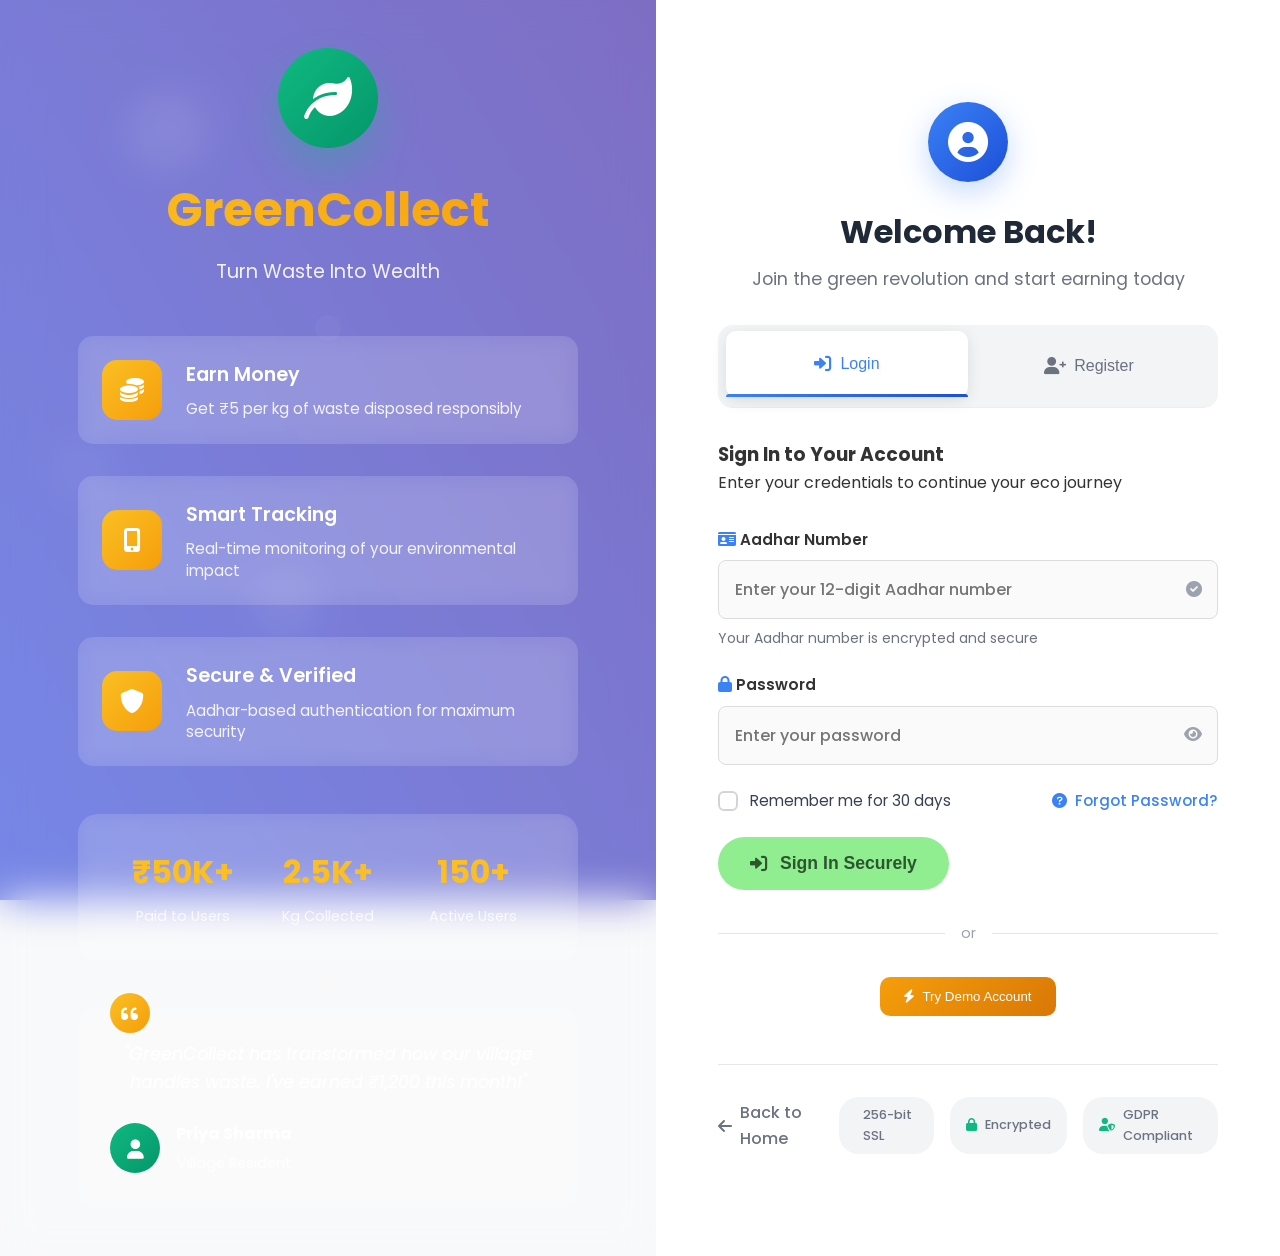
<file: user-dashboard.html>
<!DOCTYPE html>
<html lang="en">
<head>
    <meta charset="UTF-8">
    <meta name="viewport" content="width=device-width, initial-scale=1.0">
    <title>User Dashboard - GreenCollect</title>
    <link rel="stylesheet" href="css/style.css">
    <link href="https://cdnjs.cloudflare.com/ajax/libs/font-awesome/6.0.0/css/all.min.css" rel="stylesheet">
    <link href="https://fonts.googleapis.com/css2?family=Poppins:wght@300;400;500;600;700&display=swap" rel="stylesheet">
</head>
<body>
    <!-- Navigation -->
    <nav class="dashboard-nav">
        <div class="nav-container">
            <div class="nav-logo">
                <i class="fas fa-leaf"></i>
                <span>GreenCollect</span>
            </div>
            <div class="nav-menu">
                <a href="#dashboard" class="nav-link active" onclick="showSection('dashboard')">
                    <i class="fas fa-tachometer-alt"></i> Dashboard
                </a>
                <a href="#transactions" class="nav-link" onclick="showSection('transactions')">
                    <i class="fas fa-history"></i> Transactions
                </a>
                <a href="#profile" class="nav-link" onclick="showSection('profile')">
                    <i class="fas fa-user"></i> Profile
                </a>
                <a href="#rewards" class="nav-link" onclick="showSection('rewards')">
                    <i class="fas fa-gift"></i> Rewards
                </a>
            </div>
            <div class="user-menu">
                <div class="user-avatar">
                    <div class="avatar-circle">
                        <i class="fas fa-user"></i>
                    </div>
                    <div class="user-info">
                        <span id="userName">User</span>
                        <small>Eco Warrior</small>
                    </div>
                </div>
                <button onclick="logout()" class="logout-btn">
                    <i class="fas fa-sign-out-alt"></i>
                </button>
            </div>
        </div>
    </nav>

    <div class="dashboard-container">
        <!-- Dashboard Section -->
        <section id="dashboard" class="dashboard-section active">
            <!-- Welcome Banner -->
            <div class="welcome-banner">
                <div class="welcome-content">
                    <div class="welcome-text">
                        <h1>Welcome back, <span id="userNameHeader" class="gradient-text">User</span>! 🌱</h1>
                        <p>You're making a real difference in creating a cleaner environment</p>
                        <div class="achievement-badge">
                            <i class="fas fa-trophy"></i>
                            <span>Eco Champion Level 3</span>
                        </div>
                    </div>
                    <div class="welcome-illustration">
                        <div class="floating-icon">
                            <i class="fas fa-recycle"></i>
                        </div>
                        <div class="floating-icon delay-1">
                            <i class="fas fa-leaf"></i>
                        </div>
                        <div class="floating-icon delay-2">
                            <i class="fas fa-seedling"></i>
                        </div>
                    </div>
                </div>
            </div>

            <!-- Enhanced Stats Cards -->
            <div class="stats-grid">
                <div class="stat-card earnings-card">
                    <div class="stat-background">
                        <i class="fas fa-coins"></i>
                    </div>
                    <div class="stat-content">
                        <div class="stat-icon">
                            <i class="fas fa-wallet"></i>
                        </div>
                        <div class="stat-info">
                            <h3 id="totalEarnings" class="counter">₹0</h3>
                            <p>Total Earnings</p>
                            <div class="stat-trend">
                                <i class="fas fa-arrow-up"></i>
                                <span>+12% this month</span>
                            </div>
                        </div>
                    </div>
                </div>

                <div class="stat-card waste-card">
                    <div class="stat-background">
                        <i class="fas fa-weight-hanging"></i>
                    </div>
                    <div class="stat-content">
                        <div class="stat-icon">
                            <i class="fas fa-weight"></i>
                        </div>
                        <div class="stat-info">
                            <h3 id="totalWaste" class="counter">0 kg</h3>
                            <p>Waste Disposed</p>
                            <div class="stat-trend positive">
                                <i class="fas fa-arrow-up"></i>
                                <span>+8% this week</span>
                            </div>
                        </div>
                    </div>
                </div>

                <div class="stat-card transactions-card">
                    <div class="stat-background">
                        <i class="fas fa-chart-line"></i>
                    </div>
                    <div class="stat-content">
                        <div class="stat-icon">
                            <i class="fas fa-calendar-check"></i>
                        </div>
                        <div class="stat-info">
                            <h3 id="totalTransactions" class="counter">0</h3>
                            <p>Total Disposals</p>
                            <div class="stat-trend positive">
                                <i class="fas fa-arrow-up"></i>
                                <span>+5 this week</span>
                            </div>
                        </div>
                    </div>
                </div>

                <div class="stat-card eco-card">
                    <div class="stat-background">
                        <i class="fas fa-globe-americas"></i>
                    </div>
                    <div class="stat-content">
                        <div class="stat-icon">
                            <i class="fas fa-leaf"></i>
                        </div>
                        <div class="stat-info">
                            <h3 id="ecoPoints" class="counter">0</h3>
                            <p>Eco Points</p>
                            <div class="stat-trend positive">
                                <i class="fas fa-star"></i>
                                <span>Gold Status</span>
                            </div>
                        </div>
                    </div>
                </div>
            </div>

            <!-- Interactive Dashboard Grid -->
            <div class="dashboard-grid">
                <!-- Recent Activity with Timeline -->
                <div class="dashboard-card activity-card">
                    <div class="card-header">
                        <h3><i class="fas fa-clock"></i> Recent Activity</h3>
                        <div class="card-actions">
                            <button class="btn-icon" onclick="refreshActivity()">
                                <i class="fas fa-sync-alt"></i>
                            </button>
                        </div>
                    </div>
                    <div class="activity-timeline" id="recentActivity">
                        <div class="timeline-item">
                            <div class="timeline-marker success">
                                <i class="fas fa-check"></i>
                            </div>
                            <div class="timeline-content">
                                <h4>Payment Received</h4>
                                <p>₹12.50 credited to your account</p>
                                <span class="timeline-time">2 hours ago</span>
                            </div>
                        </div>
                        <div class="timeline-item">
                            <div class="timeline-marker processing">
                                <i class="fas fa-clock"></i>
                            </div>
                            <div class="timeline-content">
                                <h4>Waste Disposal</h4>
                                <p>2.5 kg organic waste • DB001</p>
                                <span class="timeline-time">3 hours ago</span>
                            </div>
                        </div>
                    </div>
                </div>

                <!-- Enhanced Progress Chart -->
                <div class="dashboard-card progress-card">
                    <div class="card-header">
                        <h3><i class="fas fa-chart-bar"></i> Monthly Progress</h3>
                        <div class="progress-target">
                            <span>Target: 20kg</span>
                        </div>
                    </div>
                    <div class="progress-content">
                        <div class="circular-progress">
                            <svg class="progress-ring" width="120" height="120">
                                <circle class="progress-ring-circle" stroke="#e0e0e0" stroke-width="8" fill="transparent" r="52" cx="60" cy="60"/>
                                <circle class="progress-ring-progress" stroke="url(#gradient)" stroke-width="8" fill="transparent" r="52" cx="60" cy="60" stroke-dasharray="326.56" stroke-dashoffset="98"/>
                                <defs>
                                    <linearGradient id="gradient" x1="0%" y1="0%" x2="100%" y2="100%">
                                        <stop offset="0%" style="stop-color:#4ade80"/>
                                        <stop offset="100%" style="stop-color:#22c55e"/>
                                    </linearGradient>
                                </defs>
                            </svg>
                            <div class="progress-text">
                                <span class="progress-value">75%</span>
                                <span class="progress-label">Complete</span>
                            </div>
                        </div>
                        <div class="progress-details">
                            <div class="progress-item">
                                <span class="progress-dot this-month"></span>
                                <span>This Month: 15.2 kg</span>
                            </div>
                            <div class="progress-item">
                                <span class="progress-dot last-month"></span>
                                <span>Last Month: 12.1 kg</span>
                            </div>
                        </div>
                    </div>
                </div>

                <!-- Interactive Map -->
                <div class="dashboard-card map-card">
                    <div class="card-header">
                        <h3><i class="fas fa-map-marker-alt"></i> Nearby Dustbins</h3>
                        <button class="btn-primary btn-sm" onclick="findNearestDustbin()">
                            <i class="fas fa-location-arrow"></i> Find Nearest
                        </button>
                    </div>
                    <div class="dustbin-map">
                        <div class="map-container">
                            <div class="dustbin-marker active" style="top: 30%; left: 40%;" data-dustbin="DB001">
                                <div class="marker-pulse"></div>
                                <i class="fas fa-trash-alt"></i>
                                <div class="marker-tooltip">
                                    <strong>DB001</strong><br>
                                    Main Market<br>
                                    <span class="status-active">Available</span>
                                </div>
                            </div>
                            <div class="dustbin-marker active" style="top: 60%; left: 70%;" data-dustbin="DB002">
                                <div class="marker-pulse"></div>
                                <i class="fas fa-trash-alt"></i>
                                <div class="marker-tooltip">
                                    <strong>DB002</strong><br>
                                    School Ground<br>
                                    <span class="status-active">Available</span>
                                </div>
                            </div>
                            <div class="dustbin-marker maintenance" style="top: 80%; left: 30%;" data-dustbin="DB003">
                                <i class="fas fa-tools"></i>
                                <div class="marker-tooltip">
                                    <strong>DB003</strong><br>
                                    Community Center<br>
                                    <span class="status-maintenance">Maintenance</span>
                                </div>
                            </div>
                        </div>
                    </div>
                </div>

                <!-- Achievements & Badges -->
                <div class="dashboard-card achievements-card">
                    <div class="card-header">
                        <h3><i class="fas fa-trophy"></i> Achievements</h3>
                    </div>
                    <div class="achievements-grid">
                        <div class="achievement-badge earned">
                            <div class="badge-icon">
                                <i class="fas fa-seedling"></i>
                            </div>
                            <div class="badge-info">
                                <h4>First Disposal</h4>
                                <p>Made your first waste disposal</p>
                            </div>
                        </div>
                        <div class="achievement-badge earned">
                            <div class="badge-icon">
                                <i class="fas fa-coins"></i>
                            </div>
                            <div class="badge-info">
                                <h4>First Earning</h4>
                                <p>Earned your first ₹10</p>
                            </div>
                        </div>
                        <div class="achievement-badge">
                            <div class="badge-icon">
                                <i class="fas fa-fire"></i>
                            </div>
                            <div class="badge-info">
                                <h4>Weekly Streak</h4>
                                <p>Dispose waste for 7 days straight</p>
                            </div>
                        </div>
                        <div class="achievement-badge">
                            <div class="badge-icon">
                                <i class="fas fa-crown"></i>
                            </div>
                            <div class="badge-info">
                                <h4>Eco King</h4>
                                <p>Dispose 100kg of waste</p>
                            </div>
                        </div>
                    </div>
                </div>
            </div>
        </section>

        <!-- Enhanced Transactions Section -->
        <section id="transactions" class="dashboard-section">
            <div class="section-header">
                <h2><i class="fas fa-history"></i> Transaction History</h2>
                <div class="header-actions">
                    <div class="filter-group">
                        <select id="monthFilter" class="modern-select">
                            <option value="all">All Time</option>
                            <option value="current">This Month</option>
                            <option value="last">Last Month</option>
                        </select>
                        <select id="statusFilter" class="modern-select">
                            <option value="all">All Status</option>
                            <option value="paid">Paid</option>
                            <option value="pending">Pending</option>
                        </select>
                    </div>
                    <button class="btn-secondary" onclick="exportTransactions()">
                        <i class="fas fa-download"></i> Export
                    </button>
                </div>
            </div>
            
            <div class="transactions-container">
                <div class="transaction-cards" id="transactionCards">
                    <!-- Transaction cards will be loaded here -->
                </div>
                
                <div class="transactions-table" style="display: none;">
                    <table>
                        <thead>
                            <tr>
                                <th>Date</th>
                                <th>Dustbin ID</th>
                                <th>Weight (kg)</th>
                                <th>Amount</th>
                                <th>Status</th>
                                <th>Details</th>
                            </tr>
                        </thead>
                        <tbody id="transactionsList">
                        </tbody>
                    </table>
                </div>
                
                <div class="view-toggle">
                    <button class="toggle-btn active" onclick="toggleView('cards')">
                        <i class="fas fa-th-large"></i> Cards
                    </button>
                    <button class="toggle-btn" onclick="toggleView('table')">
                        <i class="fas fa-table"></i> Table
                    </button>
                </div>
            </div>
        </section>

        <!-- Enhanced Profile Section -->
        <section id="profile" class="dashboard-section">
            <div class="section-header">
                <h2><i class="fas fa-user"></i> Profile Information</h2>
                <button class="btn-primary" onclick="editProfile()">
                    <i class="fas fa-edit"></i> Edit Profile
                </button>
            </div>
            
            <div class="profile-container">
                <div class="profile-sidebar">
                    <div class="profile-avatar">
                        <div class="avatar-large">
                            <i class="fas fa-user"></i>
                        </div>
                        <div class="avatar-info">
                            <h3 id="profileDisplayName">User Name</h3>
                            <p>Eco Warrior • Level 3</p>
                            <div class="profile-stats">
                                <div class="stat-mini">
                                    <span class="stat-value" id="profileEarnings">₹0</span>
                                    <span class="stat-label">Total Earned</span>
                                </div>
                                <div class="stat-mini">
                                    <span class="stat-value" id="profileWaste">0kg</span>
                                    <span class="stat-label">Waste Disposed</span>
                                </div>
                            </div>
                        </div>
                    </div>
                    
                    <div class="profile-progress">
                        <h4>Progress to Next Level</h4>
                        <div class="level-progress">
                            <div class="progress-bar">
                                <div class="progress-fill" style="width: 65%"></div>
                            </div>
                            <span>65% to Level 4</span>
                        </div>
                    </div>
                </div>
                
                <div class="profile-content">
                    <div class="profile-tabs">
                        <button class="tab-btn active" onclick="showProfileTab('personal')">Personal Info</button>
                        <button class="tab-btn" onclick="showProfileTab('banking')">Banking Details</button>
                        <button class="tab-btn" onclick="showProfileTab('preferences')">Preferences</button>
                    </div>
                    
                    <div class="profile-tab-content">
                        <div id="personal" class="tab-content active">
                            <div class="info-grid">
                                <div class="info-card">
                                    <div class="info-icon">
                                        <i class="fas fa-user"></i>
                                    </div>
                                    <div class="info-details">
                                        <label>Full Name</label>
                                        <span id="profileName">-</span>
                                    </div>
                                </div>
                                <div class="info-card">
                                    <div class="info-icon">
                                        <i class="fas fa-id-card"></i>
                                    </div>
                                    <div class="info-details">
                                        <label>Aadhar Number</label>
                                        <span id="profileAadhar">-</span>
                                    </div>
                                </div>
                                <div class="info-card">
                                    <div class="info-icon">
                                        <i class="fas fa-phone"></i>
                                    </div>
                                    <div class="info-details">
                                        <label>Phone Number</label>
                                        <span id="profilePhone">-</span>
                                    </div>
                                </div>
                                <div class="info-card full-width">
                                    <div class="info-icon">
                                        <i class="fas fa-map-marker-alt"></i>
                                    </div>
                                    <div class="info-details">
                                        <label>Address</label>
                                        <span id="profileAddress">-</span>
                                    </div>
                                </div>
                            </div>
                        </div>
                        
                        <div id="banking" class="tab-content">
                            <div class="info-grid">
                                <div class="info-card">
                                    <div class="info-icon">
                                        <i class="fas fa-university"></i>
                                    </div>
                                    <div class="info-details">
                                        <label>Account Number</label>
                                        <span id="profileAccount">-</span>
                                    </div>
                                </div>
                                <div class="info-card">
                                    <div class="info-icon">
                                        <i class="fas fa-code"></i>
                                    </div>
                                    <div class="info-details">
                                        <label>IFSC Code</label>
                                        <span id="profileIFSC">-</span>
                                    </div>
                                </div>
                                <div class="info-card">
                                    <div class="info-icon">
                                        <i class="fas fa-check-circle"></i>
                                    </div>
                                    <div class="info-details">
                                        <label>Account Status</label>
                                        <span class="status-active">Verified & Active</span>
                                    </div>
                                </div>
                            </div>
                        </div>
                        
                        <div id="preferences" class="tab-content">
                            <div class="preferences-grid">
                                <div class="preference-item">
                                    <div class="preference-info">
                                        <h4>Email Notifications</h4>
                                        <p>Receive updates about your earnings and transactions</p>
                                    </div>
                                    <label class="toggle-switch">
                                        <input type="checkbox" checked>
                                        <span class="toggle-slider"></span>
                                    </label>
                                </div>
                                <div class="preference-item">
                                    <div class="preference-info">
                                        <h4>SMS Alerts</h4>
                                        <p>Get instant SMS when payments are processed</p>
                                    </div>
                                    <label class="toggle-switch">
                                        <input type="checkbox" checked>
                                        <span class="toggle-slider"></span>
                                    </label>
                                </div>
                                <div class="preference-item">
                                    <div class="preference-info">
                                        <h4>Location Services</h4>
                                        <p>Help find nearest dustbins based on your location</p>
                                    </div>
                                    <label class="toggle-switch">
                                        <input type="checkbox">
                                        <span class="toggle-slider"></span>
                                    </label>
                                </div>
                            </div>
                        </div>
                    </div>
                </div>
            </div>
        </section>

        <!-- New Rewards Section -->
        <section id="rewards" class="dashboard-section">
            <div class="section-header">
                <h2><i class="fas fa-gift"></i> Rewards & Offers</h2>
                <div class="points-display">
                    <i class="fas fa-star"></i>
                    <span id="rewardPoints">0 Points Available</span>
                </div>
            </div>
            
            <div class="rewards-grid">
                <div class="reward-card available">
                    <div class="reward-badge">
                        <span>50 Points</span>
                    </div>
                    <div class="reward-icon">
                        <i class="fas fa-coffee"></i>
                    </div>
                    <div class="reward-info">
                        <h3>Free Coffee</h3>
                        <p>Get a free coffee from our partner cafes</p>
                        <button class="btn-primary btn-sm" onclick="redeemReward('coffee')">
                            <i class="fas fa-gift"></i> Redeem
                        </button>
                    </div>
                </div>
                
                <div class="reward-card available">
                    <div class="reward-badge">
                        <span>100 Points</span>
                    </div>
                    <div class="reward-icon">
                        <i class="fas fa-shopping-bag"></i>
                    </div>
                    <div class="reward-info">
                        <h3>Shopping Voucher</h3>
                        <p>₹50 voucher for local eco-friendly stores</p>
                        <button class="btn-primary btn-sm" onclick="redeemReward('voucher')">
                            <i class="fas fa-gift"></i> Redeem
                        </button>
                    </div>
                </div>
                
                <div class="reward-card locked">
                    <div class="reward-badge">
                        <span>200 Points</span>
                    </div>
                    <div class="reward-icon">
                        <i class="fas fa-seedling"></i>
                    </div>
                    <div class="reward-info">
                        <h3>Plant a Tree</h3>
                        <p>We'll plant a tree in your name</p>
                        <button class="btn-secondary btn-sm" disabled>
                            <i class="fas fa-lock"></i> Locked
                        </button>
                    </div>
                </div>
                
                <div class="reward-card locked">
                    <div class="reward-badge">
                        <span>500 Points</span>
                    </div>
                    <div class="reward-icon">
                        <i class="fas fa-bicycle"></i>
                    </div>
                    <div class="reward-info">
                        <h3>Eco Bike Rental</h3>
                        <p>Free bike rental for a week</p>
                        <button class="btn-secondary btn-sm" disabled>
                            <i class="fas fa-lock"></i> Locked
                        </button>
                    </div>
                </div>
            </div>
        </section>
    </div>

    <script>
        // Check authentication
        const currentUser = localStorage.getItem('currentUser');
        if (!currentUser) {
            window.location.href = 'user-login.html';
        }

        const user = JSON.parse(currentUser);

        // Initialize dashboard with animations
        document.addEventListener('DOMContentLoaded', function() {
            console.log('Enhanced user dashboard loaded for:', user.fullName);
            
            // Initialize with fade-in animation
            setTimeout(() => {
                document.body.classList.add('loaded');
            }, 100);
            
            // Update user info with animation
            updateUserInfo();
            
            // Load data with staggered animations
            setTimeout(() => updateStats(), 200);
            setTimeout(() => loadTransactions(), 400);
            setTimeout(() => loadRecentActivity(), 600);
            
            // Initialize counters
            initializeCounters();
            
            // Start floating animations
            startFloatingAnimations();
        });

        // Enhanced user info update
        function updateUserInfo() {
            const elements = {
                userName: document.getElementById('userName'),
                userNameHeader: document.getElementById('userNameHeader'),
                profileDisplayName: document.getElementById('profileDisplayName'),
                profileName: document.getElementById('profileName'),
                profileAadhar: document.getElementById('profileAadhar'),
                profilePhone: document.getElementById('profilePhone'),
                profileAddress: document.getElementById('profileAddress'),
                profileAccount: document.getElementById('profileAccount'),
                profileIFSC: document.getElementById('profileIFSC'),
                profileEarnings: document.getElementById('profileEarnings'),
                profileWaste: document.getElementById('profileWaste')
            };
            
            if (elements.userName) elements.userName.textContent = user.fullName;
            if (elements.userNameHeader) elements.userNameHeader.textContent = user.fullName.split(' ')[0];
            if (elements.profileDisplayName) elements.profileDisplayName.textContent = user.fullName;
            if (elements.profileName) elements.profileName.textContent = user.fullName;
            if (elements.profileAadhar) elements.profileAadhar.textContent = `****-****-${user.aadhar.slice(-4)}`;
            if (elements.profilePhone) elements.profilePhone.textContent = `+91 ${user.phone}`;
            if (elements.profileAddress) elements.profileAddress.textContent = user.address;
            if (elements.profileAccount) elements.profileAccount.textContent = `****-****-****-${user.bankAccount.slice(-4)}`;
            if (elements.profileIFSC) elements.profileIFSC.textContent = user.ifsc;
            if (elements.profileEarnings) elements.profileEarnings.textContent = `₹${user.totalEarnings}`;
            if (elements.profileWaste) elements.profileWaste.textContent = `${user.totalWaste}kg`;
        }

        // Animated stats update
        function updateStats() {
            animateCounter('totalEarnings', user.totalEarnings, '₹', '');
            animateCounter('totalWaste', user.totalWaste, '', ' kg');
            animateCounter('totalTransactions', user.totalTransactions, '', '');
            animateCounter('ecoPoints', user.ecoPoints, '', '');
            animateCounter('rewardPoints', user.ecoPoints, '', ' Points Available');
        }

        // Counter animation function
        function animateCounter(elementId, targetValue, prefix = '', suffix = '') {
            const element = document.getElementById(elementId);
            if (!element) return;
            
            let currentValue = 0;
            const increment = targetValue / 100;
            const timer = setInterval(() => {
                currentValue += increment;
                if (currentValue >= targetValue) {
                    currentValue = targetValue;
                    clearInterval(timer);
                }
                element.textContent = prefix + Math.floor(currentValue).toLocaleString() + suffix;
            }, 20);
        }

        // Enhanced section switching with animations
        function showSection(sectionName) {
            // Fade out current section
            const currentSection = document.querySelector('.dashboard-section.active');
            if (currentSection) {
                currentSection.style.opacity = '0';
                currentSection.style.transform = 'translateY(20px)';
                
                setTimeout(() => {
                    currentSection.classList.remove('active');
                    
                    // Show new section
                    const targetSection = document.getElementById(sectionName);
                    if (targetSection) {
                        targetSection.classList.add('active');
                        targetSection.style.opacity = '0';
                        targetSection.style.transform = 'translateY(20px)';
                        
                        setTimeout(() => {
                            targetSection.style.opacity = '1';
                            targetSection.style.transform = 'translateY(0)';
                        }, 50);
                    }
                }, 200);
            }
            
            // Update navigation
            const navLinks = document.querySelectorAll('.nav-link');
            navLinks.forEach(link => link.classList.remove('active'));
            event.target.classList.add('active');
        }

        // Enhanced transaction loading with card view
        function loadTransactions() {
            const transactions = JSON.parse(localStorage.getItem('transactions') || '[]');
            const userTransactions = transactions.filter(t => t.userId === user.id);
            
            const cardsContainer = document.getElementById('transactionCards');
            const tableContainer = document.getElementById('transactionsList');
            
            // Load card view
            cardsContainer.innerHTML = '';
            userTransactions.forEach((transaction, index) => {
                const card = document.createElement('div');
                card.className = 'transaction-card';
                card.style.animationDelay = `${index * 0.1}s`;
                
                const statusIcon = transaction.status === 'paid' ? 'fa-check-circle' : 
                                 transaction.status === 'pending' ? 'fa-clock' : 'fa-times-circle';
                const statusClass = `status-${transaction.status}`;
                
                card.innerHTML = `
                    <div class="transaction-header">
                        <div class="transaction-icon ${statusClass}">
                            <i class="fas ${statusIcon}"></i>
                        </div>
                        <div class="transaction-info">
                            <h4>Waste Disposal</h4>
                            <p>${transaction.dustbinId} • ${new Date(transaction.date).toLocaleDateString()}</p>
                        </div>
                        <div class="transaction-amount">
                            <span class="amount">₹${transaction.amount}</span>
                        </div>
                    </div>
                    <div class="transaction-details">
                        <div class="detail-item">
                            <i class="fas fa-weight"></i>
                            <span>${transaction.weight} kg</span>
                        </div>
                        <div class="detail-item">
                            <i class="fas fa-map-marker-alt"></i>
                            <span>${transaction.dustbinId}</span>
                        </div>
                        <div class="detail-item">
                            <span class="${statusClass}">${transaction.status.charAt(0).toUpperCase() + transaction.status.slice(1)}</span>
                        </div>
                    </div>
                `;
                
                cardsContainer.appendChild(card);
            });
            
            if (userTransactions.length === 0) {
                cardsContainer.innerHTML = `
                    <div class="empty-state">
                        <i class="fas fa-inbox"></i>
                        <h3>No transactions yet</h3>
                        <p>Start disposing waste to see your transaction history</p>
                    </div>
                `;
            }
        }

        // Profile tab switching
        function showProfileTab(tabName) {
            const tabBtns = document.querySelectorAll('.tab-btn');
            const tabContents = document.querySelectorAll('.tab-content');
            
            tabBtns.forEach(btn => btn.classList.remove('active'));
            tabContents.forEach(content => content.classList.remove('active'));
            
            event.target.classList.add('active');
            document.getElementById(tabName).classList.add('active');
        }

        // View toggle for transactions
        function toggleView(viewType) {
            const cardsView = document.querySelector('.transaction-cards');
            const tableView = document.querySelector('.transactions-table');
            const toggleBtns = document.querySelectorAll('.toggle-btn');
            
            toggleBtns.forEach(btn => btn.classList.remove('active'));
            event.target.classList.add('active');
            
            if (viewType === 'cards') {
                cardsView.style.display = 'block';
                tableView.style.display = 'none';
            } else {
                cardsView.style.display = 'none';
                tableView.style.display = 'block';
            }
        }

        // Interactive functions
        function refreshActivity() {
            const icon = event.target.querySelector('i') || event.target;
            icon.classList.add('fa-spin');
            setTimeout(() => {
                icon.classList.remove('fa-spin');
                showNotification('Activity refreshed!', 'success');
            }, 1000);
        }

        function findNearestDustbin() {
            showNotification('Finding nearest dustbin...', 'info');
            setTimeout(() => {
                showNotification('DB001 - Main Market is closest to you (0.5km)', 'success');
            }, 2000);
        }

        function redeemReward(rewardType) {
            if (user.ecoPoints >= 50) {
                showNotification(`${rewardType} reward redeemed successfully!`, 'success');
            } else {
                showNotification('Not enough points to redeem this reward', 'error');
            }
        }

        // Floating animations
        function startFloatingAnimations() {
            const floatingIcons = document.querySelectorAll('.floating-icon');
            floatingIcons.forEach((icon, index) => {
                icon.style.animationDelay = `${index * 0.5}s`;
            });
        }

        // Initialize counters
        function initializeCounters() {
            const counters = document.querySelectorAll('.counter');
            counters.forEach(counter => {
                counter.style.opacity = '0';
                counter.style.transform = 'translateY(20px)';
                
                setTimeout(() => {
                    counter.style.transition = 'all 0.6s ease';
                    counter.style.opacity = '1';
                    counter.style.transform = 'translateY(0)';
                }, Math.random() * 500);
            });
        }

        // Enhanced activity loading
        function loadRecentActivity() {
            const transactions = JSON.parse(localStorage.getItem('transactions') || '[]');
            const userTransactions = transactions.filter(t => t.userId === user.id).slice(0, 5);
            
            const activityContainer = document.getElementById('recentActivity');
            activityContainer.innerHTML = '';
            
            userTransactions.forEach((transaction, index) => {
                const item = document.createElement('div');
                item.className = 'timeline-item';
                item.style.animationDelay = `${index * 0.2}s`;
                
                const statusClass = transaction.status === 'paid' ? 'success' : 'processing';
                const statusIcon = transaction.status === 'paid' ? 'fa-check' : 'fa-clock';
                
                item.innerHTML = `
                    <div class="timeline-marker ${statusClass}">
                        <i class="fas ${statusIcon}"></i>
                    </div>
                    <div class="timeline-content">
                        <h4>${transaction.status === 'paid' ? 'Payment Received' : 'Waste Disposal'}</h4>
                        <p>${transaction.status === 'paid' ? `₹${transaction.amount} credited to your account` : `${transaction.weight} kg • ${transaction.dustbinId}`}</p>
                        <span class="timeline-time">${getTimeAgo(transaction.date)}</span>
                    </div>
                `;
                
                activityContainer.appendChild(item);
            });
        }

        // Utility functions
        function getTimeAgo(dateString) {
            const now = new Date();
            const date = new Date(dateString);
            const diffInMinutes = Math.floor((now - date) / (1000 * 60));
            
            if (diffInMinutes < 60) return `${diffInMinutes} minutes ago`;
            if (diffInMinutes < 24 * 60) return `${Math.floor(diffInMinutes / 60)} hours ago`;
            return `${Math.floor(diffInMinutes / (24 * 60))} days ago`;
        }

        function showNotification(message, type = 'info') {
            const notification = document.createElement('div');
            notification.className = `notification ${type}`;
            notification.innerHTML = `
                <div class="notification-content">
                    <i class="fas ${type === 'success' ? 'fa-check-circle' : type === 'error' ? 'fa-exclamation-circle' : 'fa-info-circle'}"></i>
                    <span>${message}</span>
                </div>
            `;
            
            notification.style.cssText = `
                position: fixed;
                top: 20px;
                right: 20px;
                background: ${type === 'success' ? '#10b981' : type === 'error' ? '#ef4444' : '#3b82f6'};
                color: white;
                padding: 1rem 1.5rem;
                border-radius: 10px;
                box-shadow: 0 10px 25px rgba(0,0,0,0.2);
                z-index: 1000;
                transform: translateX(100%);
                transition: all 0.3s cubic-bezier(0.4, 0, 0.2, 1);
                font-weight: 500;
            `;
            
            document.body.appendChild(notification);
            
            setTimeout(() => {
                notification.style.transform = 'translateX(0)';
            }, 100);
            
            setTimeout(() => {
                notification.style.transform = 'translateX(100%)';
                setTimeout(() => {
                    if (document.body.contains(notification)) {
                        document.body.removeChild(notification);
                    }
                }, 300);
            }, 3000);
        }

        function editProfile() {
            showNotification('Profile editing feature coming soon!', 'info');
        }

        function exportTransactions() {
            showNotification('Exporting transactions...', 'info');
            setTimeout(() => {
                showNotification('Transactions exported successfully!', 'success');
            }, 1500);
        }

        function logout() {
            if (confirm('Are you sure you want to logout?')) {
                localStorage.removeItem('currentUser');
                window.location.href = 'index.html';
            }
        }

        // Initialize demo transactions if none exist
        if (!localStorage.getItem('transactions')) {
            const demoTransactions = [
                {
                    id: 'TXN001',
                    userId: 'USR001',
                    dustbinId: 'DB001',
                    weight: 2.5,
                    amount: 12.50,
                    date: new Date().toISOString(),
                    status: 'paid'
                },
                {
                    id: 'TXN002',
                    userId: 'USR001',
                    dustbinId: 'DB002',
                    weight: 1.8,
                    amount: 9.00,
                    date: new Date(Date.now() - 24 * 60 * 60 * 1000).toISOString(),
                    status: 'paid'
                },
                {
                    id: 'TXN003',
                    userId: 'USR001',
                    dustbinId: 'DB001',
                    weight: 3.2,
                    amount: 16.00,
                    date: new Date(Date.now() - 2 * 24 * 60 * 60 * 1000).toISOString(),
                    status: 'pending'
                }
            ];
            localStorage.setItem('transactions', JSON.stringify(demoTransactions));
        }
    </script>
</body>
</html>
</file>
<file: css/style.css>
/* Global Styles */
* {
    margin: 0;
    padding: 0;
    box-sizing: border-box;
}

body {
    font-family: 'Segoe UI', Tahoma, Geneva, Verdana, sans-serif;
    line-height: 1.6;
    color: #333;
    background-color: #f8f9fa;
}

.container {
    max-width: 1200px;
    margin: 0 auto;
    padding: 0 20px;
}

/* Navigation Styles */
.navbar {
    background: linear-gradient(135deg, #2c5530, #4a7c59);
    color: white;
    padding: 1rem 0;
    position: fixed;
    top: 0;
    width: 100%;
    z-index: 1000;
    box-shadow: 0 2px 10px rgba(0,0,0,0.1);
}

.nav-container {
    max-width: 1200px;
    margin: 0 auto;
    padding: 0 20px;
    display: flex;
    justify-content: space-between;
    align-items: center;
}

.nav-logo {
    display: flex;
    align-items: center;
    font-size: 1.5rem;
    font-weight: bold;
}

.nav-logo i {
    margin-right: 10px;
    font-size: 2rem;
    color: #90EE90;
}

.nav-menu {
    display: flex;
    gap: 2rem;
}

.nav-link {
    color: white;
    text-decoration: none;
    transition: color 0.3s;
    padding: 0.5rem 1rem;
    border-radius: 5px;
}

.nav-link:hover {
    color: #90EE90;
    background-color: rgba(255,255,255,0.1);
}

.login-btn {
    background-color: #90EE90;
    color: #2c5530 !important;
    font-weight: bold;
}

.admin-btn {
    background-color: #ff6b6b;
    color: white !important;
    font-weight: bold;
}

.hamburger {
    display: none;
    flex-direction: column;
    cursor: pointer;
}

.hamburger span {
    width: 25px;
    height: 3px;
    background: white;
    margin: 3px 0;
    transition: 0.3s;
}

/* Hero Section */
.hero {
    background: linear-gradient(135deg, #2c5530, #4a7c59);
    color: white;
    padding: 120px 0 80px;
    text-align: center;
}

.hero-content h1 {
    font-size: 3.5rem;
    margin-bottom: 1rem;
    font-weight: 700;
}

.hero-content p {
    font-size: 1.2rem;
    margin-bottom: 2rem;
    max-width: 600px;
    margin-left: auto;
    margin-right: auto;
}

.hero-buttons {
    display: flex;
    gap: 1rem;
    justify-content: center;
    margin-bottom: 3rem;
}

.btn-primary, .btn-secondary {
    padding: 1rem 2rem;
    border: none;
    border-radius: 50px;
    font-size: 1.1rem;
    font-weight: 600;
    text-decoration: none;
    cursor: pointer;
    transition: all 0.3s;
    display: inline-block;
}

.btn-primary {
    background-color: #90EE90;
    color: #2c5530;
}

.btn-primary:hover {
    background-color: #7dd87d;
    transform: translateY(-2px);
    box-shadow: 0 5px 15px rgba(0,0,0,0.2);
}

.btn-secondary {
    background-color: transparent;
    color: white;
    border: 2px solid white;
}

.btn-secondary:hover {
    background-color: white;
    color: #2c5530;
}

.hero-stats {
    display: flex;
    justify-content: center;
    gap: 3rem;
    margin-top: 2rem;
}

.stat {
    text-align: center;
}

.stat h3 {
    font-size: 2rem;
    margin-bottom: 0.5rem;
    color: #90EE90;
}

/* About Section */
.about {
    padding: 80px 0;
    background: white;
}

.about h2 {
    text-align: center;
    font-size: 2.5rem;
    margin-bottom: 3rem;
    color: #2c5530;
}

.process-steps {
    display: grid;
    grid-template-columns: repeat(auto-fit, minmax(250px, 1fr));
    gap: 2rem;
    margin-top: 2rem;
}

.step {
    text-align: center;
    padding: 2rem;
    border-radius: 10px;
    background: #f8f9fa;
    transition: transform 0.3s;
}

.step:hover {
    transform: translateY(-5px);
    box-shadow: 0 10px 25px rgba(0,0,0,0.1);
}

.step-icon {
    background: linear-gradient(135deg, #2c5530, #4a7c59);
    color: white;
    width: 80px;
    height: 80px;
    border-radius: 50%;
    display: flex;
    align-items: center;
    justify-content: center;
    margin: 0 auto 1rem;
    font-size: 2rem;
}

.step h3 {
    color: #2c5530;
    margin-bottom: 1rem;
}

/* Services Section */
.services {
    padding: 80px 0;
    background: #f8f9fa;
}

.services h2 {
    text-align: center;
    font-size: 2.5rem;
    margin-bottom: 3rem;
    color: #2c5530;
}

.services-grid {
    display: grid;
    grid-template-columns: repeat(auto-fit, minmax(280px, 1fr));
    gap: 2rem;
}

.service-card {
    background: white;
    padding: 2rem;
    border-radius: 10px;
    text-align: center;
    box-shadow: 0 5px 15px rgba(0,0,0,0.1);
    transition: transform 0.3s;
}

.service-card:hover {
    transform: translateY(-5px);
}

.service-card i {
    font-size: 3rem;
    color: #4a7c59;
    margin-bottom: 1rem;
}

.service-card h3 {
    color: #2c5530;
    margin-bottom: 1rem;
}

/* Contact Section */
.contact {
    padding: 80px 0;
    background: white;
}

.contact h2 {
    text-align: center;
    font-size: 2.5rem;
    margin-bottom: 3rem;
    color: #2c5530;
}

.contact-content {
    display: grid;
    grid-template-columns: 1fr 1fr;
    gap: 3rem;
    align-items: start;
}

.contact-item {
    display: flex;
    align-items: center;
    margin-bottom: 2rem;
}

.contact-item i {
    font-size: 1.5rem;
    color: #4a7c59;
    margin-right: 1rem;
    width: 30px;
}

.contact-form {
    background: #f8f9fa;
    padding: 2rem;
    border-radius: 10px;
}

.contact-form input,
.contact-form textarea {
    width: 100%;
    padding: 1rem;
    margin-bottom: 1rem;
    border: 1px solid #ddd;
    border-radius: 5px;
    font-size: 1rem;
}

.contact-form input:focus,
.contact-form textarea:focus {
    outline: none;
    border-color: #4a7c59;
}

/* Footer */
.footer {
    background: #2c5530;
    color: white;
    padding: 3rem 0 1rem;
}

.footer-content {
    display: grid;
    grid-template-columns: repeat(auto-fit, minmax(250px, 1fr));
    gap: 2rem;
    margin-bottom: 2rem;
}

.footer-logo {
    display: flex;
    align-items: center;
    font-size: 1.5rem;
    font-weight: bold;
    margin-bottom: 1rem;
}

.footer-logo i {
    margin-right: 10px;
    font-size: 2rem;
    color: #90EE90;
}

.footer-section h3 {
    margin-bottom: 1rem;
    color: #90EE90;
}

.footer-section ul {
    list-style: none;
}

.footer-section ul li {
    margin-bottom: 0.5rem;
}

.footer-section ul li a {
    color: white;
    text-decoration: none;
    transition: color 0.3s;
}

.footer-section ul li a:hover {
    color: #90EE90;
}

.footer-bottom {
    border-top: 1px solid #4a7c59;
    padding-top: 1rem;
    text-align: center;
}

/* Enhanced Authentication Styles */
.auth-body {
    font-family: 'Poppins', sans-serif;
    margin: 0;
    padding: 0;
    overflow-x: hidden;
    opacity: 0;
    transition: opacity 0.5s ease;
}

.auth-body.loaded {
    opacity: 1;
}

.auth-background {
    position: fixed;
    top: 0;
    left: 0;
    width: 100%;
    height: 100%;
    background: linear-gradient(135deg, #667eea 0%, #764ba2 100%);
    z-index: -2;
}

.floating-shapes {
    position: absolute;
    width: 100%;
    height: 100%;
    overflow: hidden;
}

.shape {
    position: absolute;
    border-radius: 50%;
    background: rgba(255, 255, 255, 0.1);
    animation: float 6s ease-in-out infinite;
}

.shape-1 {
    width: 80px;
    height: 80px;
    top: 10%;
    left: 10%;
    animation-delay: 0s;
}

.shape-2 {
    width: 120px;
    height: 120px;
    top: 20%;
    right: 10%;
    animation-delay: -2s;
}

.shape-3 {
    width: 60px;
    height: 60px;
    bottom: 30%;
    left: 20%;
    animation-delay: -4s;
}

.shape-4 {
    width: 100px;
    height: 100px;
    bottom: 10%;
    right: 20%;
    animation-delay: -1s;
}

.shape-5 {
    width: 40px;
    height: 40px;
    top: 50%;
    left: 5%;
    animation-delay: -3s;
}

.shape-6 {
    width: 90px;
    height: 90px;
    top: 70%;
    right: 5%;
    animation-delay: -5s;
}

@keyframes float {
    0%, 100% {
        transform: translateY(0px) rotate(0deg);
        opacity: 0.7;
    }
    50% {
        transform: translateY(-20px) rotate(180deg);
        opacity: 1;
    }
}

.gradient-overlay {
    position: absolute;
    top: 0;
    left: 0;
    width: 100%;
    height: 100%;
    background: linear-gradient(45deg, 
        rgba(102, 126, 234, 0.8) 0%, 
        rgba(118, 75, 162, 0.8) 100%);
    z-index: -1;
}

.auth-container {
    min-height: 100vh;
    display: flex;
    padding: 0;
    position: relative;
    z-index: 1;
}

.auth-branding {
    flex: 1;
    background: rgba(255, 255, 255, 0.1);
    backdrop-filter: blur(20px);
    display: flex;
    align-items: center;
    justify-content: center;
    padding: 3rem;
    position: relative;
    overflow: hidden;
}

.auth-branding::before {
    content: '';
    position: absolute;
    top: 0;
    left: 0;
    right: 0;
    bottom: 0;
    background: url('data:image/svg+xml,<svg xmlns="http://www.w3.org/2000/svg" viewBox="0 0 100 100"><circle cx="50" cy="50" r="2" fill="rgba(255,255,255,0.1)"/></svg>') repeat;
    opacity: 0.3;
}

.branding-content {
    position: relative;
    z-index: 1;
    color: white;
    text-align: center;
    max-width: 500px;
}

.brand-logo {
    margin-bottom: 3rem;
}

.logo-circle {
    width: 100px;
    height: 100px;
    border-radius: 50%;
    background: linear-gradient(135deg, #10b981, #059669);
    display: flex;
    align-items: center;
    justify-content: center;
    font-size: 3rem;
    color: white;
    margin: 0 auto 1.5rem auto;
    box-shadow: 0 20px 40px rgba(16, 185, 129, 0.3);
    animation: pulse-logo 3s ease-in-out infinite;
}

@keyframes pulse-logo {
    0%, 100% {
        transform: scale(1);
        box-shadow: 0 20px 40px rgba(16, 185, 129, 0.3);
    }
    50% {
        transform: scale(1.05);
        box-shadow: 0 25px 50px rgba(16, 185, 129, 0.5);
    }
}

.brand-logo h1 {
    font-size: 3rem;
    font-weight: 700;
    margin-bottom: 0.5rem;
    background: linear-gradient(45deg, #fbbf24, #f59e0b);
    -webkit-background-clip: text;
    -webkit-text-fill-color: transparent;
    background-clip: text;
}

.tagline {
    font-size: 1.2rem;
    opacity: 0.9;
    margin-bottom: 0;
}

.features-showcase {
    margin: 3rem 0;
}

.feature-item {
    display: flex;
    align-items: center;
    gap: 1.5rem;
    margin-bottom: 2rem;
    padding: 1.5rem;
    background: rgba(255, 255, 255, 0.1);
    border-radius: 15px;
    backdrop-filter: blur(10px);
    transition: all 0.3s ease;
}

.feature-item:hover {
    transform: translateX(10px);
    background: rgba(255, 255, 255, 0.15);
}

.feature-icon {
    width: 60px;
    height: 60px;
    border-radius: 15px;
    background: linear-gradient(135deg, #fbbf24, #f59e0b);
    display: flex;
    align-items: center;
    justify-content: center;
    font-size: 1.5rem;
    color: white;
    flex-shrink: 0;
}

.feature-text {
    text-align: left;
}

.feature-text h3 {
    font-size: 1.2rem;
    font-weight: 600;
    margin-bottom: 0.5rem;
}

.feature-text p {
    opacity: 0.9;
    font-size: 0.95rem;
    line-height: 1.4;
}

.stats-preview {
    display: flex;
    justify-content: space-between;
    margin: 3rem 0;
    padding: 2rem;
    background: rgba(255, 255, 255, 0.1);
    border-radius: 20px;
    backdrop-filter: blur(10px);
}

.stat-item {
    text-align: center;
    flex: 1;
}

.stat-number {
    font-size: 2rem;
    font-weight: 700;
    color: #fbbf24;
    display: block;
    margin-bottom: 0.5rem;
}

.stat-label {
    font-size: 0.9rem;
    opacity: 0.8;
}

.testimonial {
    background: rgba(255, 255, 255, 0.1);
    padding: 2rem;
    border-radius: 20px;
    backdrop-filter: blur(10px);
    position: relative;
    margin-top: 3rem;
}

.quote-icon {
    position: absolute;
    top: -15px;
    left: 2rem;
    width: 40px;
    height: 40px;
    background: linear-gradient(135deg, #fbbf24, #f59e0b);
    border-radius: 50%;
    display: flex;
    align-items: center;
    justify-content: center;
    color: white;
    font-size: 1.2rem;
}

.testimonial p {
    font-style: italic;
    margin-bottom: 1.5rem;
    font-size: 1.1rem;
    line-height: 1.6;
}

.testimonial-author {
    display: flex;
    align-items: center;
    gap: 1rem;
}

.author-avatar {
    width: 50px;
    height: 50px;
    border-radius: 50%;
    background: linear-gradient(135deg, #10b981, #059669);
    display: flex;
    align-items: center;
    justify-content: center;
    color: white;
    font-size: 1.2rem;
}

.author-info strong {
    display: block;
    margin-bottom: 0.25rem;
}

.author-info span {
    opacity: 0.8;
    font-size: 0.9rem;
}

.auth-forms {
    flex: 1;
    background: white;
    display: flex;
    align-items: center;
    justify-content: center;
    padding: 2rem;
    position: relative;
}

.form-container {
    width: 100%;
    max-width: 500px;
    position: relative;
}

.form-header {
    text-align: center;
    margin-bottom: 2rem;
}

.header-icon {
    width: 80px;
    height: 80px;
    border-radius: 50%;
    background: linear-gradient(135deg, #3b82f6, #1d4ed8);
    display: flex;
    align-items: center;
    justify-content: center;
    font-size: 2.5rem;
    color: white;
    margin: 0 auto 1.5rem auto;
    box-shadow: 0 10px 30px rgba(59, 130, 246, 0.3);
}

.form-header h2 {
    font-size: 2rem;
    font-weight: 700;
    color: #1f2937;
    margin-bottom: 0.5rem;
}

.form-header p {
    color: #6b7280;
    font-size: 1.1rem;
}

.auth-tabs {
    display: flex;
    background: #f3f4f6;
    border-radius: 15px;
    padding: 0.5rem;
    margin-bottom: 2rem;
    position: relative;
}

.tab-btn {
    flex: 1;
    display: flex;
    align-items: center;
    justify-content: center;
    gap: 0.5rem;
    padding: 1rem 1.5rem;
    background: none;
    border: none;
    border-radius: 10px;
    cursor: pointer;
    font-weight: 500;
    color: #6b7280;
    transition: all 0.3s ease;
    position: relative;
    z-index: 1;
}

.tab-btn.active {
    background: white;
    color: #3b82f6;
    box-shadow: 0 4px 15px rgba(0, 0, 0, 0.1);
    transform: translateY(-2px);
}

.tab-btn i {
    font-size: 1.1rem;
}

.auth-form {
    display: none;
    opacity: 0;
    transform: translateX(100%);
    transition: all 0.3s ease;
}

.auth-form.active {
    display: block;
    opacity: 1;
    transform: translateX(0);
}

.form-step {
    display: none;
    opacity: 0;
    transform: translateX(100%);
    transition: all 0.3s ease;
}

.form-step.active {
    display: block;
    opacity: 1;
    transform: translateX(0);
}

.step-header {
    margin-bottom: 2rem;
}

.step-indicator {
    display: flex;
    align-items: center;
    gap: 1rem;
    margin-bottom: 1rem;
}

.step-number {
    width: 50px;
    height: 50px;
    border-radius: 50%;
    background: linear-gradient(135deg, #3b82f6, #1d4ed8);
    color: white;
    display: flex;
    align-items: center;
    justify-content: center;
    font-weight: 700;
    font-size: 1.2rem;
}

.step-info h4 {
    font-size: 1.3rem;
    font-weight: 600;
    color: #1f2937;
    margin-bottom: 0.25rem;
}

.step-info p {
    color: #6b7280;
    font-size: 0.95rem;
}

.progress-bar {
    width: 100%;
    height: 6px;
    background: #e5e7eb;
    border-radius: 3px;
    overflow: hidden;
}

.progress-fill {
    height: 100%;
    background: linear-gradient(135deg, #3b82f6, #1d4ed8);
    border-radius: 3px;
    transition: width 0.5s ease;
}

.form-group {
    margin-bottom: 1.5rem;
}

.form-row {
    display: grid;
    grid-template-columns: 1fr 1fr;
    gap: 1rem;
}

.form-group label {
    display: flex;
    align-items: center;
    gap: 0.5rem;
    font-weight: 600;
    color: #374151;
    margin-bottom: 0.75rem;
    font-size: 0.95rem;
}

.form-group label i {
    color: #3b82f6;
    font-size: 1rem;
}

.input-wrapper {
    position: relative;
    display: flex;
    align-items: center;
}

.input-wrapper input,
.input-wrapper textarea {
    width: 100%;
    padding: 1rem 1rem 1rem 1rem;
    border: 2px solid #e5e7eb;
    border-radius: 12px;
    font-size: 1rem;
    font-weight: 500;
    background: #fafafa;
    transition: all 0.3s ease;
    font-family: 'Poppins', sans-serif;
}

.input-wrapper.focused input,
.input-wrapper.focused textarea,
.input-wrapper input:focus,
.input-wrapper textarea:focus {
    outline: none;
    border-color: #3b82f6;
    background: white;
    box-shadow: 0 0 0 4px rgba(59, 130, 246, 0.1);
    transform: translateY(-2px);
}

.input-wrapper.error input,
.input-wrapper.error textarea {
    border-color: #ef4444;
    background: #fef2f2;
}

.input-wrapper.success input,
.input-wrapper.success textarea {
    border-color: #10b981;
    background: #f0fdf4;
}

.input-icon {
    position: absolute;
    right: 1rem;
    color: #9ca3af;
    cursor: pointer;
    transition: all 0.3s ease;
}

.input-wrapper.success .valid-icon {
    color: #10b981;
}

.input-wrapper.error .input-icon {
    color: #ef4444;
}

.phone-prefix {
    position: absolute;
    left: 1rem;
    color: #6b7280;
    font-weight: 600;
    z-index: 1;
    background: white;
    padding: 0.25rem;
    border-radius: 4px;
}

.input-wrapper .phone-prefix + input {
    padding-left: 3.5rem;
}

.select-wrapper {
    position: relative;
}

.select-wrapper select {
    width: 100%;
    padding: 1rem;
    border: 2px solid #e5e7eb;
    border-radius: 12px;
    font-size: 1rem;
    font-weight: 500;
    background: #fafafa;
    cursor: pointer;
    appearance: none;
    transition: all 0.3s ease;
    font-family: 'Poppins', sans-serif;
}

.select-wrapper select:focus {
    outline: none;
    border-color: #3b82f6;
    background: white;
    box-shadow: 0 0 0 4px rgba(59, 130, 246, 0.1);
}

.select-icon {
    position: absolute;
    right: 1rem;
    top: 50%;
    transform: translateY(-50%);
    color: #9ca3af;
    pointer-events: none;
}

.input-help {
    display: flex;
    align-items: center;
    gap: 0.5rem;
    margin-top: 0.5rem;
    font-size: 0.875rem;
    color: #6b7280;
}

.input-help i {
    color: #3b82f6;
}

.field-error {
    display: flex;
    align-items: center;
    gap: 0.5rem;
    margin-top: 0.5rem;
    padding: 0.75rem;
    background: #fef2f2;
    border: 1px solid #fecaca;
    border-radius: 8px;
    color: #dc2626;
    font-size: 0.875rem;
    font-weight: 500;
}

.password-strength {
    margin-top: 0.75rem;
}

.strength-bar {
    width: 100%;
    height: 6px;
    background: #e5e7eb;
    border-radius: 3px;
    overflow: hidden;
    margin-bottom: 0.5rem;
}

.strength-fill {
    height: 100%;
    border-radius: 3px;
    transition: all 0.3s ease;
}

.strength-text {
    font-size: 0.875rem;
    color: #6b7280;
}

.form-options {
    display: flex;
    justify-content: space-between;
    align-items: center;
    margin: 1.5rem 0;
}

.checkbox-container {
    display: flex;
    align-items: center;
    gap: 0.75rem;
    cursor: pointer;
    font-size: 0.95rem;
    color: #374151;
}

.checkbox-container input {
    display: none;
}

.checkmark {
    width: 20px;
    height: 20px;
    border: 2px solid #d1d5db;
    border-radius: 6px;
    background: white;
    position: relative;
    transition: all 0.3s ease;
}

.checkbox-container input:checked + .checkmark {
    background: #3b82f6;
    border-color: #3b82f6;
}

.checkbox-container input:checked + .checkmark::after {
    content: '✓';
    position: absolute;
    color: white;
    font-size: 14px;
    top: 50%;
    left: 50%;
    transform: translate(-50%, -50%);
}

.forgot-link {
    display: flex;
    align-items: center;
    gap: 0.5rem;
    color: #3b82f6;
    text-decoration: none;
    font-size: 0.95rem;
    font-weight: 500;
    transition: all 0.3s ease;
}

.forgot-link:hover {
    color: #1d4ed8;
    transform: translateX(2px);
}

.btn-animated {
    position: relative;
    overflow: hidden;
    transition: all 0.3s ease;
}

.btn-animated .btn-text {
    display: flex;
    align-items: center;
    justify-content: center;
    gap: 0.75rem;
    transition: all 0.3s ease;
}

.btn-animated .btn-loader {
    position: absolute;
    top: 50%;
    left: 50%;
    transform: translate(-50%, -50%);
    opacity: 0;
    transition: all 0.3s ease;
}

.btn-animated.loading .btn-text {
    opacity: 0;
}

.btn-animated.loading .btn-loader {
    opacity: 1;
}

.spinner {
    width: 20px;
    height: 20px;
    border: 2px solid rgba(255, 255, 255, 0.3);
    border-top: 2px solid white;
    border-radius: 50%;
    animation: spin 1s linear infinite;
}

@keyframes spin {
    0% { transform: rotate(0deg); }
    100% { transform: rotate(360deg); }
}

.divider {
    display: flex;
    align-items: center;
    margin: 2rem 0;
    color: #9ca3af;
    font-size: 0.9rem;
}

.divider::before,
.divider::after {
    content: '';
    flex: 1;
    height: 1px;
    background: #e5e7eb;
}

.divider span {
    padding: 0 1rem;
    background: white;
}

.quick-login {
    text-align: center;
}

.quick-login-btn {
    display: inline-flex;
    align-items: center;
    gap: 0.5rem;
    padding: 0.75rem 1.5rem;
    background: linear-gradient(135deg, #f59e0b, #d97706);
    color: white;
    border: none;
    border-radius: 10px;
    font-weight: 500;
    cursor: pointer;
    transition: all 0.3s ease;
}

.quick-login-btn:hover {
    transform: translateY(-2px);
    box-shadow: 0 10px 25px rgba(245, 158, 11, 0.3);
}

.step-actions {
    display: flex;
    gap: 1rem;
    margin-top: 2rem;
}

.btn-next,
.btn-back {
    display: flex;
    align-items: center;
    gap: 0.5rem;
    padding: 1rem 2rem;
    border-radius: 12px;
    font-weight: 600;
    cursor: pointer;
    transition: all 0.3s ease;
    border: none;
    font-family: 'Poppins', sans-serif;
}

.btn-next {
    flex: 1;
    background: linear-gradient(135deg, #3b82f6, #1d4ed8);
    color: white;
}

.btn-next:hover {
    transform: translateY(-2px);
    box-shadow: 0 10px 25px rgba(59, 130, 246, 0.3);
}

.btn-back {
    background: #f3f4f6;
    color: #6b7280;
    border: 2px solid #e5e7eb;
}

.btn-back:hover {
    background: #e5e7eb;
    color: #374151;
}

.banking-info {
    margin-bottom: 2rem;
}

.info-card {
    display: flex;
    align-items: center;
    gap: 1rem;
    padding: 1.5rem;
    background: linear-gradient(135deg, #dbeafe, #bfdbfe);
    border-radius: 15px;
    border: 1px solid #93c5fd;
}

.info-card i {
    font-size: 2rem;
    color: #3b82f6;
}

.info-card h4 {
    font-weight: 600;
    color: #1e40af;
    margin-bottom: 0.25rem;
}

.info-card p {
    color: #3730a3;
    font-size: 0.9rem;
}

.terms-agreement {
    margin: 2rem 0;
    padding: 1.5rem;
    background: #f8fafc;
    border-radius: 12px;
    border: 1px solid #e2e8f0;
}

.terms-agreement a {
    color: #3b82f6;
    text-decoration: none;
    font-weight: 500;
}

.terms-agreement a:hover {
    text-decoration: underline;
}

.form-footer {
    margin-top: 3rem;
    padding-top: 2rem;
    border-top: 1px solid #e5e7eb;
    display: flex;
    justify-content: space-between;
    align-items: center;
}

.back-to-home a {
    display: flex;
    align-items: center;
    gap: 0.5rem;
    color: #6b7280;
    text-decoration: none;
    font-weight: 500;
    transition: all 0.3s ease;
}

.back-to-home a:hover {
    color: #374151;
    transform: translateX(-3px);
}

.security-badges {
    display: flex;
    gap: 1rem;
}

.security-badge {
    display: flex;
    align-items: center;
    gap: 0.5rem;
    padding: 0.5rem 1rem;
    background: #f3f4f6;
    border-radius: 20px;
    font-size: 0.8rem;
    color: #6b7280;
    font-weight: 500;
}

.security-badge i {
    color: #10b981;
}

/* Enhanced Modal Styles */
.modal {
    display: none;
    position: fixed;
    z-index: 1000;
    left: 0;
    top: 0;
    width: 100%;
    height: 100%;
    background-color: rgba(0, 0, 0, 0.5);
    backdrop-filter: blur(5px);
    opacity: 0;
    transition: all 0.3s ease;
}

.modal.active {
    display: flex;
    align-items: center;
    justify-content: center;
    opacity: 1;
}

.modern-modal {
    background: white;
    border-radius: 20px;
    box-shadow: 0 25px 50px rgba(0, 0, 0, 0.3);
    max-width: 400px;
    width: 90%;
    overflow: hidden;
    transform: scale(0.8);
    transition: all 0.3s ease;
}

.modal.active .modern-modal {
    transform: scale(1);
}

.modal-header {
    display: flex;
    justify-content: space-between;
    align-items: center;
    padding: 2rem 2rem 1rem 2rem;
}

.modal-icon {
    width: 60px;
    height: 60px;
    border-radius: 50%;
    display: flex;
    align-items: center;
    justify-content: center;
    font-size: 2rem;
    color: white;
}

.modal-icon.success {
    background: linear-gradient(135deg, #10b981, #059669);
}

.modal-icon.error {
    background: linear-gradient(135deg, #ef4444, #dc2626);
}

.modal-icon.info {
    background: linear-gradient(135deg, #3b82f6, #1d4ed8);
}

.modal-close {
    background: none;
    border: none;
    font-size: 2rem;
    color: #9ca3af;
    cursor: pointer;
    transition: all 0.3s ease;
}

.modal-close:hover {
    color: #374151;
    transform: rotate(90deg);
}

.modal-body {
    padding: 0 2rem 1rem 2rem;
    text-align: center;
}

.modal-body h3 {
    font-size: 1.5rem;
    font-weight: 700;
    color: #1f2937;
    margin-bottom: 0.5rem;
}

.modal-body p {
    color: #6b7280;
    line-height: 1.6;
}

.modal-actions {
    padding: 1rem 2rem 2rem 2rem;
    text-align: center;
}

/* Loading Overlay */
.loading-overlay {
    position: fixed;
    top: 0;
    left: 0;
    width: 100%;
    height: 100%;
    background: rgba(0, 0, 0, 0.8);
    backdrop-filter: blur(5px);
    display: none;
    align-items: center;
    justify-content: center;
    z-index: 2000;
    opacity: 0;
    transition: all 0.3s ease;
}

.loading-overlay.active {
    display: flex;
    opacity: 1;
}

.loading-content {
    text-align: center;
    color: white;
}

.loading-spinner {
    position: relative;
    width: 80px;
    height: 80px;
    margin: 0 auto 2rem auto;
}

.spinner-ring {
    position: absolute;
    width: 100%;
    height: 100%;
    border: 4px solid transparent;
    border-top: 4px solid #3b82f6;
    border-radius: 50%;
    animation: spin 1s linear infinite;
}

.spinner-ring:nth-child(2) {
    width: 60px;
    height: 60px;
    top: 10px;
    left: 10px;
    border-top-color: #10b981;
    animation-delay: -0.3s;
}

.spinner-ring:nth-child(3) {
    width: 40px;
    height: 40px;
    top: 20px;
    left: 20px;
    border-top-color: #f59e0b;
    animation-delay: -0.6s;
}

.loading-content h3 {
    font-size: 1.5rem;
    font-weight: 600;
    margin-bottom: 0.5rem;
}

.loading-content p {
    opacity: 0.8;
    font-size: 1rem;
}

.auth-card {
    background: white;
    padding: 2rem;
    border-radius: 15px;
    box-shadow: 0 20px 40px rgba(0,0,0,0.1);
    width: 100%;
    max-width: 500px;
}

.admin-card {
    max-width: 400px;
    border-top: 5px solid #ff6b6b;
}

.auth-header {
    text-align: center;
    margin-bottom: 2rem;
}

.logo {
    display: flex;
    align-items: center;
    justify-content: center;
    font-size: 1.8rem;
    font-weight: bold;
    color: #2c5530;
    margin-bottom: 1rem;
}

.logo i {
    margin-right: 10px;
    font-size: 2.5rem;
    color: #4a7c59;
}

.auth-tabs {
    display: flex;
    margin-bottom: 2rem;
    border-bottom: 1px solid #eee;
}

.tab-btn {
    flex: 1;
    padding: 1rem;
    background: none;
    border: none;
    cursor: pointer;
    font-size: 1rem;
    color: #666;
    border-bottom: 2px solid transparent;
    transition: all 0.3s;
}

.tab-btn.active {
    color: #2c5530;
    border-bottom-color: #4a7c59;
}

.auth-form {
    display: none;
}

.auth-form.active {
    display: block;
}

.form-group {
    margin-bottom: 1.5rem;
}

.form-group label {
    display: block;
    margin-bottom: 0.5rem;
    font-weight: 600;
    color: #333;
}

.form-group input,
.form-group select,
.form-group textarea {
    width: 100%;
    padding: 1rem;
    border: 1px solid #ddd;
    border-radius: 8px;
    font-size: 1rem;
    transition: border-color 0.3s;
}

.form-group input:focus,
.form-group select:focus,
.form-group textarea:focus {
    outline: none;
    border-color: #4a7c59;
    box-shadow: 0 0 0 3px rgba(74, 124, 89, 0.1);
}

.auth-links {
    text-align: center;
    margin-top: 1rem;
}

.auth-links a {
    color: #4a7c59;
    text-decoration: none;
}

.auth-footer {
    text-align: center;
    margin-top: 2rem;
    padding-top: 1rem;
    border-top: 1px solid #eee;
}

.auth-footer a {
    color: #4a7c59;
    text-decoration: none;
}

.admin-info {
    background: #f8f9fa;
    padding: 1rem;
    border-radius: 8px;
    margin-top: 2rem;
}

.info-item {
    display: flex;
    align-items: center;
    margin-bottom: 0.5rem;
    font-size: 0.9rem;
    color: #666;
}

.info-item i {
    margin-right: 0.5rem;
    color: #4a7c59;
}

.demo-credentials {
    position: fixed;
    top: 20px;
    right: 20px;
    background: #ff6b6b;
    color: white;
    padding: 1rem;
    border-radius: 8px;
    font-size: 0.9rem;
    max-width: 250px;
}

/* Enhanced Dashboard Styles */
body {
    font-family: 'Poppins', 'Segoe UI', Tahoma, Geneva, Verdana, sans-serif;
    opacity: 0;
    transition: opacity 0.5s ease;
}

body.loaded {
    opacity: 1;
}

.dashboard-nav {
    background: linear-gradient(135deg, #1e3a8a, #3b82f6);
    color: white;
    padding: 1rem 0;
    box-shadow: 0 4px 20px rgba(0,0,0,0.1);
    backdrop-filter: blur(10px);
    position: sticky;
    top: 0;
    z-index: 100;
}

.nav-link {
    display: flex;
    align-items: center;
    gap: 0.5rem;
    padding: 0.75rem 1.5rem;
    border-radius: 10px;
    transition: all 0.3s ease;
    position: relative;
    overflow: hidden;
}

.nav-link::before {
    content: '';
    position: absolute;
    top: 0;
    left: -100%;
    width: 100%;
    height: 100%;
    background: linear-gradient(90deg, transparent, rgba(255,255,255,0.2), transparent);
    transition: left 0.5s ease;
}

.nav-link:hover::before {
    left: 100%;
}

.nav-link.active {
    background: rgba(255,255,255,0.2);
    transform: translateY(-2px);
    box-shadow: 0 4px 15px rgba(0,0,0,0.2);
}

.user-avatar {
    display: flex;
    align-items: center;
    gap: 1rem;
}

.avatar-circle {
    width: 40px;
    height: 40px;
    border-radius: 50%;
    background: linear-gradient(135deg, #10b981, #059669);
    display: flex;
    align-items: center;
    justify-content: center;
    color: white;
    font-size: 1.2rem;
    box-shadow: 0 4px 15px rgba(16, 185, 129, 0.3);
}

.admin-nav {
    background: linear-gradient(135deg, #ff6b6b, #e74c3c);
    color: white;
    padding: 1rem 0;
    box-shadow: 0 2px 10px rgba(0,0,0,0.1);
}

.user-menu, .admin-menu {
    display: flex;
    align-items: center;
    gap: 1rem;
}

.user-info, .admin-info {
    display: flex;
    align-items: center;
    gap: 0.5rem;
}

.logout-btn {
    background: rgba(255,255,255,0.2);
    color: white;
    border: none;
    padding: 0.5rem 1rem;
    border-radius: 5px;
    cursor: pointer;
    transition: background 0.3s;
}

.logout-btn:hover {
    background: rgba(255,255,255,0.3);
}

.dashboard-container, .admin-container {
    padding-top: 80px;
    min-height: 100vh;
}

.dashboard-section, .admin-section {
    display: none;
    padding: 2rem;
}

.dashboard-section.active, .admin-section.active {
    display: block;
}

.dashboard-header, .section-header {
    margin-bottom: 2rem;
}

.section-header {
    display: flex;
    justify-content: space-between;
    align-items: center;
    flex-wrap: wrap;
    gap: 1rem;
}

.section-actions {
    display: flex;
    gap: 1rem;
}

.stats-grid, .metrics-grid {
    display: grid;
    grid-template-columns: repeat(auto-fit, minmax(250px, 1fr));
    gap: 1.5rem;
    margin-bottom: 2rem;
}

.stat-card, .metric-card {
    background: white;
    padding: 1.5rem;
    border-radius: 10px;
    box-shadow: 0 2px 10px rgba(0,0,0,0.1);
    display: flex;
    align-items: center;
    gap: 1rem;
}

.stat-icon, .metric-icon {
    background: linear-gradient(135deg, #2c5530, #4a7c59);
    color: white;
    width: 60px;
    height: 60px;
    border-radius: 50%;
    display: flex;
    align-items: center;
    justify-content: center;
    font-size: 1.5rem;
}

.stat-info h3, .metric-info h3 {
    font-size: 1.8rem;
    margin-bottom: 0.5rem;
    color: #2c5530;
}

.metric-change {
    font-size: 0.9rem;
    padding: 0.2rem 0.5rem;
    border-radius: 15px;
    margin-top: 0.5rem;
}

.metric-change.positive {
    background: #d4edda;
    color: #155724;
}

.dashboard-grid, .admin-grid {
    display: grid;
    grid-template-columns: repeat(auto-fit, minmax(400px, 1fr));
    gap: 2rem;
    margin-bottom: 2rem;
}

.dashboard-card, .admin-card {
    background: white;
    padding: 1.5rem;
    border-radius: 10px;
    box-shadow: 0 2px 10px rgba(0,0,0,0.1);
}

.dashboard-card h3, .admin-card h3 {
    margin-bottom: 1rem;
    color: #2c5530;
}

.activity-list {
    max-height: 300px;
    overflow-y: auto;
}

.activity-item {
    display: flex;
    align-items: center;
    gap: 1rem;
    padding: 1rem;
    border-bottom: 1px solid #eee;
}

.activity-item:last-child {
    border-bottom: none;
}

.activity-icon {
    background: #f8f9fa;
    color: #4a7c59;
    width: 40px;
    height: 40px;
    border-radius: 50%;
    display: flex;
    align-items: center;
    justify-content: center;
}

.activity-info h4 {
    margin-bottom: 0.25rem;
    color: #333;
}

.activity-info p {
    margin-bottom: 0.25rem;
    color: #666;
    font-size: 0.9rem;
}

.activity-time {
    font-size: 0.8rem;
    color: #999;
}

.progress-chart {
    space-y: 1rem;
}

.progress-item {
    display: flex;
    align-items: center;
    gap: 1rem;
    margin-bottom: 1rem;
}

.progress-bar {
    flex: 1;
    background: #eee;
    height: 10px;
    border-radius: 5px;
    overflow: hidden;
}

.progress-fill {
    height: 100%;
    background: linear-gradient(135deg, #2c5530, #4a7c59);
    border-radius: 5px;
    transition: width 0.3s;
}

/* Table Styles */
.table-controls {
    display: flex;
    justify-content: space-between;
    align-items: center;
    margin-bottom: 1rem;
    gap: 1rem;
    flex-wrap: wrap;
}

.search-box {
    position: relative;
    flex: 1;
    max-width: 300px;
}

.search-box i {
    position: absolute;
    left: 1rem;
    top: 50%;
    transform: translateY(-50%);
    color: #999;
}

.search-box input {
    width: 100%;
    padding: 0.75rem 1rem 0.75rem 2.5rem;
    border: 1px solid #ddd;
    border-radius: 8px;
    font-size: 1rem;
}

.data-table {
    background: white;
    border-radius: 10px;
    overflow: hidden;
    box-shadow: 0 2px 10px rgba(0,0,0,0.1);
}

.data-table table {
    width: 100%;
    border-collapse: collapse;
}

.data-table th,
.data-table td {
    padding: 1rem;
    text-align: left;
    border-bottom: 1px solid #eee;
}

.data-table th {
    background: #f8f9fa;
    font-weight: 600;
    color: #333;
}

.data-table tr:hover {
    background: #f8f9fa;
}

.status-active {
    background: #d4edda;
    color: #155724;
    padding: 0.25rem 0.5rem;
    border-radius: 15px;
    font-size: 0.8rem;
}

.status-pending {
    background: #fff3cd;
    color: #856404;
    padding: 0.25rem 0.5rem;
    border-radius: 15px;
    font-size: 0.8rem;
}

.status-paid {
    background: #d1ecf1;
    color: #0c5460;
    padding: 0.25rem 0.5rem;
    border-radius: 15px;
    font-size: 0.8rem;
}

.status-maintenance {
    background: #f8d7da;
    color: #721c24;
    padding: 0.25rem 0.5rem;
    border-radius: 15px;
    font-size: 0.8rem;
}

.action-btn {
    background: none;
    border: 1px solid #ddd;
    padding: 0.5rem;
    border-radius: 5px;
    cursor: pointer;
    margin-right: 0.5rem;
    transition: all 0.3s;
}

.action-btn:hover {
    background: #f8f9fa;
}

.action-btn.danger:hover {
    background: #f8d7da;
    border-color: #f5c6cb;
    color: #721c24;
}

/* Dustbin Cards */
.dustbins-grid {
    display: grid;
    grid-template-columns: repeat(auto-fit, minmax(300px, 1fr));
    gap: 1.5rem;
}

.dustbin-card, .dustbin-admin-card {
    background: white;
    padding: 1.5rem;
    border-radius: 10px;
    box-shadow: 0 2px 10px rgba(0,0,0,0.1);
}

.dustbin-header {
    display: flex;
    justify-content: space-between;
    align-items: center;
    margin-bottom: 1rem;
}

.dustbin-header h3 {
    color: #2c5530;
    font-size: 1.2rem;
}

.dustbin-info p, .dustbin-details p {
    margin-bottom: 0.5rem;
    color: #666;
}

.dustbin-info i, .dustbin-details i {
    margin-right: 0.5rem;
    color: #4a7c59;
    width: 20px;
}

.dustbin-actions {
    margin-top: 1rem;
    display: flex;
    gap: 0.5rem;
}

/* Admin Specific Styles */
.payment-summary {
    display: grid;
    grid-template-columns: repeat(auto-fit, minmax(200px, 1fr));
    gap: 1rem;
    margin-bottom: 2rem;
}

.summary-card {
    background: white;
    padding: 1.5rem;
    border-radius: 10px;
    box-shadow: 0 2px 10px rgba(0,0,0,0.1);
    text-align: center;
}

.summary-card .amount {
    font-size: 1.5rem;
    font-weight: bold;
    color: #2c5530;
    margin: 0.5rem 0;
}

.system-status {
    space-y: 1rem;
}

.status-item {
    display: flex;
    align-items: center;
    justify-content: space-between;
    padding: 0.75rem 0;
    border-bottom: 1px solid #eee;
}

.status-item:last-child {
    border-bottom: none;
}

.status-indicator {
    width: 12px;
    height: 12px;
    border-radius: 50%;
    margin-right: 0.5rem;
}

.status-indicator.active {
    background: #28a745;
}

.status-indicator.warning {
    background: #ffc107;
}

.status-indicator.error {
    background: #dc3545;
}

.analytics-grid {
    display: grid;
    grid-template-columns: repeat(auto-fit, minmax(300px, 1fr));
    gap: 2rem;
}

.chart-card {
    background: white;
    padding: 1.5rem;
    border-radius: 10px;
    box-shadow: 0 2px 10px rgba(0,0,0,0.1);
}

.chart-placeholder {
    height: 200px;
    display: flex;
    flex-direction: column;
    align-items: center;
    justify-content: center;
    background: #f8f9fa;
    border-radius: 8px;
    color: #666;
}

.chart-placeholder i {
    font-size: 3rem;
    margin-bottom: 1rem;
    color: #4a7c59;
}

.settings-grid {
    display: grid;
    grid-template-columns: repeat(auto-fit, minmax(400px, 1fr));
    gap: 2rem;
    margin-bottom: 2rem;
}

.settings-card {
    background: white;
    padding: 1.5rem;
    border-radius: 10px;
    box-shadow: 0 2px 10px rgba(0,0,0,0.1);
}

.setting-item {
    margin-bottom: 1rem;
}

.setting-item label {
    display: block;
    margin-bottom: 0.5rem;
    font-weight: 600;
    color: #333;
}

.settings-actions {
    text-align: center;
}

/* Button Variations */
.btn-success {
    background: #28a745;
    color: white;
    border: none;
    padding: 0.5rem 1rem;
    border-radius: 5px;
    cursor: pointer;
    font-size: 0.9rem;
    margin-right: 0.5rem;
}

.btn-danger {
    background: #dc3545;
    color: white;
    border: none;
    padding: 0.5rem 1rem;
    border-radius: 5px;
    cursor: pointer;
    font-size: 0.9rem;
}

.btn-warning {
    background: #ffc107;
    color: #212529;
    border: none;
    padding: 0.5rem 1rem;
    border-radius: 5px;
    cursor: pointer;
    font-size: 0.9rem;
}

/* Modal Styles */
.modal {
    display: none;
    position: fixed;
    z-index: 1000;
    left: 0;
    top: 0;
    width: 100%;
    height: 100%;
    background-color: rgba(0,0,0,0.5);
}

.modal-content {
    background-color: white;
    margin: 15% auto;
    padding: 2rem;
    border-radius: 10px;
    width: 90%;
    max-width: 500px;
    position: relative;
}

.close {
    position: absolute;
    right: 1rem;
    top: 1rem;
    font-size: 2rem;
    cursor: pointer;
    color: #999;
}

.close:hover {
    color: #333;
}

/* Responsive Design */
@media (max-width: 768px) {
    .nav-menu {
        display: none;
    }
    
    .nav-menu.active {
        display: flex;
        position: fixed;
        top: 70px;
        left: 0;
        width: 100%;
        background: linear-gradient(135deg, #2c5530, #4a7c59);
        flex-direction: column;
        padding: 1rem;
        box-shadow: 0 2px 10px rgba(0,0,0,0.1);
        z-index: 999;
    }
    
    .hamburger {
        display: flex;
    }
    
    .hero-content h1 {
        font-size: 2.5rem;
    }
    
    .hero-buttons {
        flex-direction: column;
        align-items: center;
    }
    
    .hero-stats {
        flex-direction: column;
        gap: 1rem;
    }
    
    .contact-content {
        grid-template-columns: 1fr;
    }
    
    .dashboard-grid, .admin-grid {
        grid-template-columns: 1fr;
    }
    
    .table-controls {
        flex-direction: column;
        align-items: stretch;
    }
    
    .search-box {
        max-width: none;
    }
    
    .section-header {
        flex-direction: column;
        align-items: stretch;
    }
}

@media (max-width: 480px) {
    .auth-card {
        margin: 1rem;
        padding: 1.5rem;
    }
    
    .stats-grid, .metrics-grid {
        grid-template-columns: 1fr;
    }
    
    .dustbin-actions {
        flex-direction: column;
    }
}

/* Animations */
@keyframes fadeIn {
    from { opacity: 0; transform: translateY(20px); }
    to { opacity: 1; transform: translateY(0); }
}

.dashboard-section.active, .admin-section.active {
    animation: fadeIn 0.3s ease-in;
}

/* Enhanced Welcome Banner */
.welcome-banner {
    background: linear-gradient(135deg, #667eea 0%, #764ba2 100%);
    border-radius: 20px;
    padding: 2rem;
    margin-bottom: 2rem;
    color: white;
    position: relative;
    overflow: hidden;
}

.welcome-banner::before {
    content: '';
    position: absolute;
    top: 0;
    left: 0;
    right: 0;
    bottom: 0;
    background: url('data:image/svg+xml,<svg xmlns="http://www.w3.org/2000/svg" viewBox="0 0 100 100"><circle cx="50" cy="50" r="2" fill="rgba(255,255,255,0.1)"/></svg>') repeat;
    opacity: 0.3;
}

.welcome-content {
    display: flex;
    justify-content: space-between;
    align-items: center;
    position: relative;
    z-index: 1;
}

.welcome-text h1 {
    font-size: 2.5rem;
    font-weight: 700;
    margin-bottom: 0.5rem;
}

.gradient-text {
    background: linear-gradient(45deg, #fbbf24, #f59e0b);
    -webkit-background-clip: text;
    -webkit-text-fill-color: transparent;
    background-clip: text;
}

.achievement-badge {
    display: inline-flex;
    align-items: center;
    gap: 0.5rem;
    background: rgba(255,255,255,0.2);
    padding: 0.5rem 1rem;
    border-radius: 25px;
    margin-top: 1rem;
    backdrop-filter: blur(10px);
}

.welcome-illustration {
    position: relative;
    width: 150px;
    height: 150px;
}

.floating-icon {
    position: absolute;
    width: 50px;
    height: 50px;
    background: rgba(255,255,255,0.2);
    border-radius: 50%;
    display: flex;
    align-items: center;
    justify-content: center;
    font-size: 1.5rem;
    animation: float 3s ease-in-out infinite;
    backdrop-filter: blur(10px);
}

.floating-icon:nth-child(1) { top: 0; left: 50%; transform: translateX(-50%); }
.floating-icon:nth-child(2) { bottom: 20px; left: 0; animation-delay: -1s; }
.floating-icon:nth-child(3) { bottom: 20px; right: 0; animation-delay: -2s; }

@keyframes float {
    0%, 100% { transform: translateY(0px); }
    50% { transform: translateY(-20px); }
}

/* Enhanced Stat Cards */
.stat-card {
    position: relative;
    overflow: hidden;
    border-radius: 20px;
    padding: 0;
    background: white;
    box-shadow: 0 10px 30px rgba(0,0,0,0.1);
    transition: all 0.3s ease;
    border: 1px solid rgba(255,255,255,0.2);
}

.stat-card:hover {
    transform: translateY(-10px);
    box-shadow: 0 20px 40px rgba(0,0,0,0.15);
}

.stat-background {
    position: absolute;
    top: -50px;
    right: -50px;
    width: 100px;
    height: 100px;
    border-radius: 50%;
    display: flex;
    align-items: center;
    justify-content: center;
    font-size: 3rem;
    opacity: 0.1;
}

.earnings-card .stat-background {
    background: linear-gradient(135deg, #fbbf24, #f59e0b);
}

.waste-card .stat-background {
    background: linear-gradient(135deg, #10b981, #059669);
}

.transactions-card .stat-background {
    background: linear-gradient(135deg, #3b82f6, #1d4ed8);
}

.eco-card .stat-background {
    background: linear-gradient(135deg, #8b5cf6, #7c3aed);
}

.stat-content {
    position: relative;
    z-index: 1;
    padding: 2rem;
}

.stat-icon {
    width: 60px;
    height: 60px;
    border-radius: 15px;
    display: flex;
    align-items: center;
    justify-content: center;
    font-size: 1.5rem;
    color: white;
    margin-bottom: 1rem;
}

.earnings-card .stat-icon {
    background: linear-gradient(135deg, #fbbf24, #f59e0b);
}

.waste-card .stat-icon {
    background: linear-gradient(135deg, #10b981, #059669);
}

.transactions-card .stat-icon {
    background: linear-gradient(135deg, #3b82f6, #1d4ed8);
}

.eco-card .stat-icon {
    background: linear-gradient(135deg, #8b5cf6, #7c3aed);
}

.stat-info h3 {
    font-size: 2rem;
    font-weight: 700;
    margin-bottom: 0.5rem;
    color: #1f2937;
}

.stat-trend {
    display: flex;
    align-items: center;
    gap: 0.25rem;
    font-size: 0.875rem;
    margin-top: 0.5rem;
}

.stat-trend.positive {
    color: #10b981;
}

.stat-trend i {
    font-size: 0.75rem;
}

/* Enhanced Dashboard Cards */
.dashboard-card {
    background: white;
    border-radius: 20px;
    padding: 0;
    box-shadow: 0 10px 30px rgba(0,0,0,0.08);
    border: 1px solid rgba(0,0,0,0.05);
    transition: all 0.3s ease;
    overflow: hidden;
}

.dashboard-card:hover {
    transform: translateY(-5px);
    box-shadow: 0 20px 40px rgba(0,0,0,0.12);
}

.card-header {
    padding: 2rem 2rem 1rem 2rem;
    display: flex;
    justify-content: space-between;
    align-items: center;
    border-bottom: 1px solid rgba(0,0,0,0.05);
}

.card-header h3 {
    display: flex;
    align-items: center;
    gap: 0.75rem;
    font-size: 1.25rem;
    font-weight: 600;
    color: #1f2937;
}

.card-header i {
    color: #3b82f6;
}

.btn-icon {
    width: 40px;
    height: 40px;
    border-radius: 10px;
    border: none;
    background: #f3f4f6;
    color: #6b7280;
    display: flex;
    align-items: center;
    justify-content: center;
    cursor: pointer;
    transition: all 0.3s ease;
}

.btn-icon:hover {
    background: #e5e7eb;
    transform: rotate(180deg);
}

/* Timeline Styles */
.activity-timeline {
    padding: 1rem 2rem 2rem 2rem;
    max-height: 400px;
    overflow-y: auto;
}

.timeline-item {
    display: flex;
    gap: 1rem;
    margin-bottom: 1.5rem;
    animation: slideInLeft 0.5s ease forwards;
    opacity: 0;
    transform: translateX(-20px);
}

.timeline-item:nth-child(1) { animation-delay: 0.1s; }
.timeline-item:nth-child(2) { animation-delay: 0.2s; }
.timeline-item:nth-child(3) { animation-delay: 0.3s; }

@keyframes slideInLeft {
    to {
        opacity: 1;
        transform: translateX(0);
    }
}

.timeline-marker {
    width: 40px;
    height: 40px;
    border-radius: 50%;
    display: flex;
    align-items: center;
    justify-content: center;
    color: white;
    font-size: 0.875rem;
    flex-shrink: 0;
}

.timeline-marker.success {
    background: linear-gradient(135deg, #10b981, #059669);
}

.timeline-marker.processing {
    background: linear-gradient(135deg, #f59e0b, #d97706);
}

.timeline-content h4 {
    font-weight: 600;
    color: #1f2937;
    margin-bottom: 0.25rem;
}

.timeline-content p {
    color: #6b7280;
    font-size: 0.875rem;
    margin-bottom: 0.25rem;
}

.timeline-time {
    color: #9ca3af;
    font-size: 0.75rem;
}

/* Circular Progress */
.progress-content {
    padding: 2rem;
    display: flex;
    flex-direction: column;
    align-items: center;
}

.circular-progress {
    position: relative;
    display: flex;
    align-items: center;
    justify-content: center;
    margin-bottom: 2rem;
}

.progress-ring-circle {
    transition: stroke-dashoffset 0.35s;
    transform: rotate(-90deg);
    transform-origin: 50% 50%;
}

.progress-text {
    position: absolute;
    text-align: center;
}

.progress-value {
    font-size: 1.5rem;
    font-weight: 700;
    color: #1f2937;
    display: block;
}

.progress-label {
    font-size: 0.875rem;
    color: #6b7280;
}

.progress-details {
    width: 100%;
}

.progress-item {
    display: flex;
    align-items: center;
    gap: 0.75rem;
    margin-bottom: 1rem;
    font-size: 0.875rem;
    color: #6b7280;
}

.progress-dot {
    width: 12px;
    height: 12px;
    border-radius: 50%;
    flex-shrink: 0;
}

.progress-dot.this-month {
    background: linear-gradient(135deg, #10b981, #059669);
}

.progress-dot.last-month {
    background: linear-gradient(135deg, #6b7280, #4b5563);
}

/* Interactive Map */
.dustbin-map {
    padding: 2rem;
}

.map-container {
    width: 100%;
    height: 200px;
    background: linear-gradient(135deg, #e0f2fe, #b3e5fc);
    border-radius: 15px;
    position: relative;
    overflow: hidden;
}

.dustbin-marker {
    position: absolute;
    width: 40px;
    height: 40px;
    border-radius: 50%;
    display: flex;
    align-items: center;
    justify-content: center;
    color: white;
    font-size: 1rem;
    cursor: pointer;
    transition: all 0.3s ease;
    z-index: 2;
}

.dustbin-marker.active {
    background: linear-gradient(135deg, #10b981, #059669);
    box-shadow: 0 4px 15px rgba(16, 185, 129, 0.4);
}

.dustbin-marker.maintenance {
    background: linear-gradient(135deg, #f59e0b, #d97706);
    box-shadow: 0 4px 15px rgba(245, 158, 11, 0.4);
}

.dustbin-marker:hover {
    transform: scale(1.2);
}

.dustbin-marker:hover .marker-tooltip {
    opacity: 1;
    transform: translateY(-10px);
}

.marker-pulse {
    position: absolute;
    width: 100%;
    height: 100%;
    border-radius: 50%;
    background: inherit;
    animation: pulse 2s infinite;
}

@keyframes pulse {
    0% {
        transform: scale(1);
        opacity: 1;
    }
    100% {
        transform: scale(2);
        opacity: 0;
    }
}

.marker-tooltip {
    position: absolute;
    bottom: 50px;
    left: 50%;
    transform: translateX(-50%);
    background: rgba(0,0,0,0.9);
    color: white;
    padding: 0.75rem;
    border-radius: 8px;
    font-size: 0.75rem;
    white-space: nowrap;
    opacity: 0;
    transition: all 0.3s ease;
    pointer-events: none;
}

.marker-tooltip::after {
    content: '';
    position: absolute;
    top: 100%;
    left: 50%;
    transform: translateX(-50%);
    border: 5px solid transparent;
    border-top-color: rgba(0,0,0,0.9);
}

/* Additional Styles */
.quick-actions {
    display: flex;
    flex-direction: column;
    gap: 1rem;
    padding: 2rem;
}

.quick-actions button {
    width: 100%;
}

.dustbin-item {
    padding: 1rem;
    border: 1px solid #eee;
    border-radius: 8px;
    margin-bottom: 1rem;
}

.dustbin-info h4 {
    margin-bottom: 0.5rem;
    color: #2c5530;
}

.dustbin-info p {
    margin-bottom: 0.25rem;
    font-size: 0.9rem;
    color: #666;
}

.dustbin-list {
    max-height: 300px;
    overflow-y: auto;
}

/* Achievements & Rewards */
.achievements-grid {
    display: grid;
    grid-template-columns: repeat(auto-fit, minmax(200px, 1fr));
    gap: 1rem;
    padding: 2rem;
}

.achievement-badge {
    display: flex;
    align-items: center;
    gap: 1rem;
    padding: 1rem;
    border-radius: 15px;
    border: 2px solid #e5e7eb;
    transition: all 0.3s ease;
}

.achievement-badge.earned {
    background: linear-gradient(135deg, #fef3c7, #fbbf24);
    border-color: #fbbf24;
    transform: scale(1.02);
}

.badge-icon {
    width: 50px;
    height: 50px;
    border-radius: 50%;
    display: flex;
    align-items: center;
    justify-content: center;
    font-size: 1.5rem;
    background: linear-gradient(135deg, #3b82f6, #1d4ed8);
    color: white;
}

.achievement-badge.earned .badge-icon {
    background: linear-gradient(135deg, #fbbf24, #f59e0b);
}

.badge-info h4 {
    font-weight: 600;
    color: #1f2937;
    margin-bottom: 0.25rem;
}

.badge-info p {
    font-size: 0.875rem;
    color: #6b7280;
}

.rewards-grid {
    display: grid;
    grid-template-columns: repeat(auto-fit, minmax(280px, 1fr));
    gap: 2rem;
    margin-top: 2rem;
}

.reward-card {
    background: white;
    border-radius: 20px;
    padding: 2rem;
    text-align: center;
    box-shadow: 0 10px 30px rgba(0,0,0,0.1);
    border: 2px solid #e5e7eb;
    transition: all 0.3s ease;
    position: relative;
    overflow: hidden;
}

.reward-card.available {
    border-color: #10b981;
    box-shadow: 0 10px 30px rgba(16, 185, 129, 0.2);
}

.reward-card.available:hover {
    transform: translateY(-10px);
    box-shadow: 0 20px 40px rgba(16, 185, 129, 0.3);
}

.reward-card.locked {
    opacity: 0.6;
    background: #f9fafb;
}

.reward-badge {
    position: absolute;
    top: -10px;
    right: -10px;
    background: linear-gradient(135deg, #3b82f6, #1d4ed8);
    color: white;
    padding: 0.5rem 1rem;
    border-radius: 20px;
    font-size: 0.875rem;
    font-weight: 600;
    transform: rotate(15deg);
}

.reward-card.available .reward-badge {
    background: linear-gradient(135deg, #10b981, #059669);
}

.reward-icon {
    width: 80px;
    height: 80px;
    border-radius: 50%;
    background: linear-gradient(135deg, #e5e7eb, #d1d5db);
    display: flex;
    align-items: center;
    justify-content: center;
    font-size: 2rem;
    color: #6b7280;
    margin: 0 auto 1.5rem auto;
}

.reward-card.available .reward-icon {
    background: linear-gradient(135deg, #10b981, #059669);
    color: white;
}

.reward-info h3 {
    font-size: 1.25rem;
    font-weight: 600;
    color: #1f2937;
    margin-bottom: 0.5rem;
}

.reward-info p {
    color: #6b7280;
    margin-bottom: 1.5rem;
}

/* Enhanced Transactions */
.transactions-container {
    position: relative;
}

.transaction-cards {
    display: grid;
    gap: 1rem;
    margin-bottom: 2rem;
}

.transaction-card {
    background: white;
    border-radius: 15px;
    padding: 1.5rem;
    box-shadow: 0 4px 15px rgba(0,0,0,0.08);
    border: 1px solid rgba(0,0,0,0.05);
    transition: all 0.3s ease;
    animation: slideInUp 0.5s ease forwards;
    opacity: 0;
    transform: translateY(20px);
}

.transaction-card:hover {
    transform: translateY(-5px);
    box-shadow: 0 10px 25px rgba(0,0,0,0.15);
}

@keyframes slideInUp {
    to {
        opacity: 1;
        transform: translateY(0);
    }
}

.transaction-header {
    display: flex;
    align-items: center;
    gap: 1rem;
    margin-bottom: 1rem;
}

.transaction-icon {
    width: 50px;
    height: 50px;
    border-radius: 50%;
    display: flex;
    align-items: center;
    justify-content: center;
    color: white;
    font-size: 1.25rem;
}

.transaction-icon.status-paid {
    background: linear-gradient(135deg, #10b981, #059669);
}

.transaction-icon.status-pending {
    background: linear-gradient(135deg, #f59e0b, #d97706);
}

.transaction-info {
    flex: 1;
}

.transaction-info h4 {
    font-weight: 600;
    color: #1f2937;
    margin-bottom: 0.25rem;
}

.transaction-info p {
    color: #6b7280;
    font-size: 0.875rem;
}

.transaction-amount {
    text-align: right;
}

.transaction-amount .amount {
    font-size: 1.5rem;
    font-weight: 700;
    color: #10b981;
}

.transaction-details {
    display: flex;
    justify-content: space-between;
    align-items: center;
    padding-top: 1rem;
    border-top: 1px solid rgba(0,0,0,0.05);
}

.detail-item {
    display: flex;
    align-items: center;
    gap: 0.5rem;
    font-size: 0.875rem;
    color: #6b7280;
}

.detail-item i {
    color: #9ca3af;
}

.view-toggle {
    display: flex;
    justify-content: center;
    gap: 0.5rem;
    margin-top: 2rem;
}

.toggle-btn {
    display: flex;
    align-items: center;
    gap: 0.5rem;
    padding: 0.75rem 1.5rem;
    border: 2px solid #e5e7eb;
    background: white;
    border-radius: 10px;
    cursor: pointer;
    transition: all 0.3s ease;
    font-weight: 500;
}

.toggle-btn.active {
    border-color: #3b82f6;
    background: #3b82f6;
    color: white;
}

.toggle-btn:hover:not(.active) {
    border-color: #d1d5db;
    background: #f9fafb;
}

/* Enhanced Profile */
.profile-container {
    display: grid;
    grid-template-columns: 300px 1fr;
    gap: 2rem;
}

.profile-sidebar {
    background: white;
    border-radius: 20px;
    padding: 2rem;
    box-shadow: 0 10px 30px rgba(0,0,0,0.08);
    height: fit-content;
}

.profile-avatar {
    text-align: center;
    margin-bottom: 2rem;
}

.avatar-large {
    width: 100px;
    height: 100px;
    border-radius: 50%;
    background: linear-gradient(135deg, #3b82f6, #1d4ed8);
    display: flex;
    align-items: center;
    justify-content: center;
    color: white;
    font-size: 3rem;
    margin: 0 auto 1rem auto;
    box-shadow: 0 10px 30px rgba(59, 130, 246, 0.3);
}

.avatar-info h3 {
    font-size: 1.5rem;
    font-weight: 700;
    color: #1f2937;
    margin-bottom: 0.5rem;
}

.avatar-info p {
    color: #6b7280;
    margin-bottom: 1.5rem;
}

.profile-stats {
    display: flex;
    gap: 1rem;
}

.stat-mini {
    flex: 1;
    text-align: center;
    padding: 1rem;
    background: #f9fafb;
    border-radius: 10px;
}

.stat-mini .stat-value {
    display: block;
    font-size: 1.25rem;
    font-weight: 700;
    color: #1f2937;
    margin-bottom: 0.25rem;
}

.stat-mini .stat-label {
    font-size: 0.75rem;
    color: #6b7280;
}

.profile-progress h4 {
    font-weight: 600;
    color: #1f2937;
    margin-bottom: 1rem;
}

.level-progress {
    text-align: center;
}

.progress-bar {
    width: 100%;
    height: 8px;
    background: #e5e7eb;
    border-radius: 4px;
    overflow: hidden;
    margin-bottom: 0.5rem;
}

.progress-fill {
    height: 100%;
    background: linear-gradient(135deg, #10b981, #059669);
    border-radius: 4px;
    transition: width 0.3s ease;
}

.profile-content {
    background: white;
    border-radius: 20px;
    box-shadow: 0 10px 30px rgba(0,0,0,0.08);
    overflow: hidden;
}

.profile-tabs {
    display: flex;
    border-bottom: 1px solid rgba(0,0,0,0.05);
}

.tab-btn {
    flex: 1;
    padding: 1.5rem;
    border: none;
    background: none;
    cursor: pointer;
    font-weight: 500;
    color: #6b7280;
    transition: all 0.3s ease;
    position: relative;
}

.tab-btn.active {
    color: #3b82f6;
}

.tab-btn.active::after {
    content: '';
    position: absolute;
    bottom: 0;
    left: 0;
    right: 0;
    height: 3px;
    background: linear-gradient(135deg, #3b82f6, #1d4ed8);
    border-radius: 3px 3px 0 0;
}

.tab-content {
    display: none;
    padding: 2rem;
}

.tab-content.active {
    display: block;
}

.info-grid {
    display: grid;
    grid-template-columns: repeat(auto-fit, minmax(300px, 1fr));
    gap: 1.5rem;
}

.info-card {
    display: flex;
    align-items: center;
    gap: 1rem;
    padding: 1.5rem;
    background: #f9fafb;
    border-radius: 15px;
    transition: all 0.3s ease;
}

.info-card.full-width {
    grid-column: 1 / -1;
}

.info-card:hover {
    background: #f3f4f6;
    transform: translateY(-2px);
}

.info-icon {
    width: 50px;
    height: 50px;
    border-radius: 50%;
    background: linear-gradient(135deg, #3b82f6, #1d4ed8);
    display: flex;
    align-items: center;
    justify-content: center;
    color: white;
    font-size: 1.25rem;
}

.info-details label {
    display: block;
    font-weight: 600;
    color: #374151;
    margin-bottom: 0.25rem;
    font-size: 0.875rem;
}

.info-details span {
    color: #1f2937;
    font-weight: 500;
}

.preferences-grid {
    display: flex;
    flex-direction: column;
    gap: 1.5rem;
}

.preference-item {
    display: flex;
    justify-content: space-between;
    align-items: center;
    padding: 1.5rem;
    background: #f9fafb;
    border-radius: 15px;
}

.preference-info h4 {
    font-weight: 600;
    color: #1f2937;
    margin-bottom: 0.25rem;
}

.preference-info p {
    color: #6b7280;
    font-size: 0.875rem;
}

.toggle-switch {
    position: relative;
    display: inline-block;
    width: 50px;
    height: 24px;
}

.toggle-switch input {
    opacity: 0;
    width: 0;
    height: 0;
}

.toggle-slider {
    position: absolute;
    cursor: pointer;
    top: 0;
    left: 0;
    right: 0;
    bottom: 0;
    background-color: #ccc;
    transition: .4s;
    border-radius: 24px;
}

.toggle-slider:before {
    position: absolute;
    content: "";
    height: 18px;
    width: 18px;
    left: 3px;
    bottom: 3px;
    background-color: white;
    transition: .4s;
    border-radius: 50%;
}

input:checked + .toggle-slider {
    background-color: #10b981;
}

input:checked + .toggle-slider:before {
    transform: translateX(26px);
}

.empty-state {
    text-align: center;
    padding: 4rem 2rem;
    color: #6b7280;
}

.empty-state i {
    font-size: 4rem;
    color: #d1d5db;
    margin-bottom: 1rem;
}

.empty-state h3 {
    font-size: 1.5rem;
    font-weight: 600;
    color: #374151;
    margin-bottom: 0.5rem;
}

.notification {
    border-radius: 10px;
    font-family: 'Poppins', sans-serif;
}

.notification-content {
    display: flex;
    align-items: center;
    gap: 0.75rem;
}

.notification i {
    font-size: 1.25rem;
}

/* Modern Form Elements */
.modern-select {
    padding: 0.75rem 1rem;
    border: 2px solid #e5e7eb;
    border-radius: 10px;
    background: white;
    font-size: 0.875rem;
    font-weight: 500;
    cursor: pointer;
    transition: all 0.3s ease;
}

.modern-select:focus {
    outline: none;
    border-color: #3b82f6;
    box-shadow: 0 0 0 3px rgba(59, 130, 246, 0.1);
}

.btn-sm {
    padding: 0.5rem 1rem;
    font-size: 0.875rem;
}

.points-display {
    display: flex;
    align-items: center;
    gap: 0.5rem;
    background: linear-gradient(135deg, #fbbf24, #f59e0b);
    color: white;
    padding: 0.75rem 1.5rem;
    border-radius: 25px;
    font-weight: 600;
}

/* Print Styles */
@media print {
    .navbar, .dashboard-nav, .admin-nav,
    .section-actions, .action-btn,
    .logout-btn {
        display: none;
    }
    
    .dashboard-container, .admin-container {
        padding-top: 0;
    }
    
    .dashboard-section, .admin-section {
        display: block !important;
        page-break-after: always;
    }
}

/* Responsive Enhancements */
@media (max-width: 1024px) {
    .profile-container {
        grid-template-columns: 1fr;
    }
    
    .welcome-content {
        flex-direction: column;
        text-align: center;
        gap: 2rem;
    }
    
    .welcome-illustration {
        order: -1;
    }
}

@media (max-width: 768px) {
    .dashboard-grid {
        grid-template-columns: 1fr;
    }
    
    .stats-grid {
        grid-template-columns: repeat(2, 1fr);
    }
    
    .welcome-text h1 {
        font-size: 2rem;
    }
    
    .info-grid {
        grid-template-columns: 1fr;
    }
    
    .profile-stats {
        flex-direction: column;
    }
    
    .rewards-grid {
        grid-template-columns: 1fr;
    }
}

@media (max-width: 480px) {
    .stats-grid {
        grid-template-columns: 1fr;
    }
    
    .welcome-banner {
        padding: 1.5rem;
    }
    
    .card-header {
        padding: 1.5rem;
    }
    
    .transaction-details {
        flex-direction: column;
        gap: 0.5rem;
        align-items: flex-start;
    }
}
</file>
